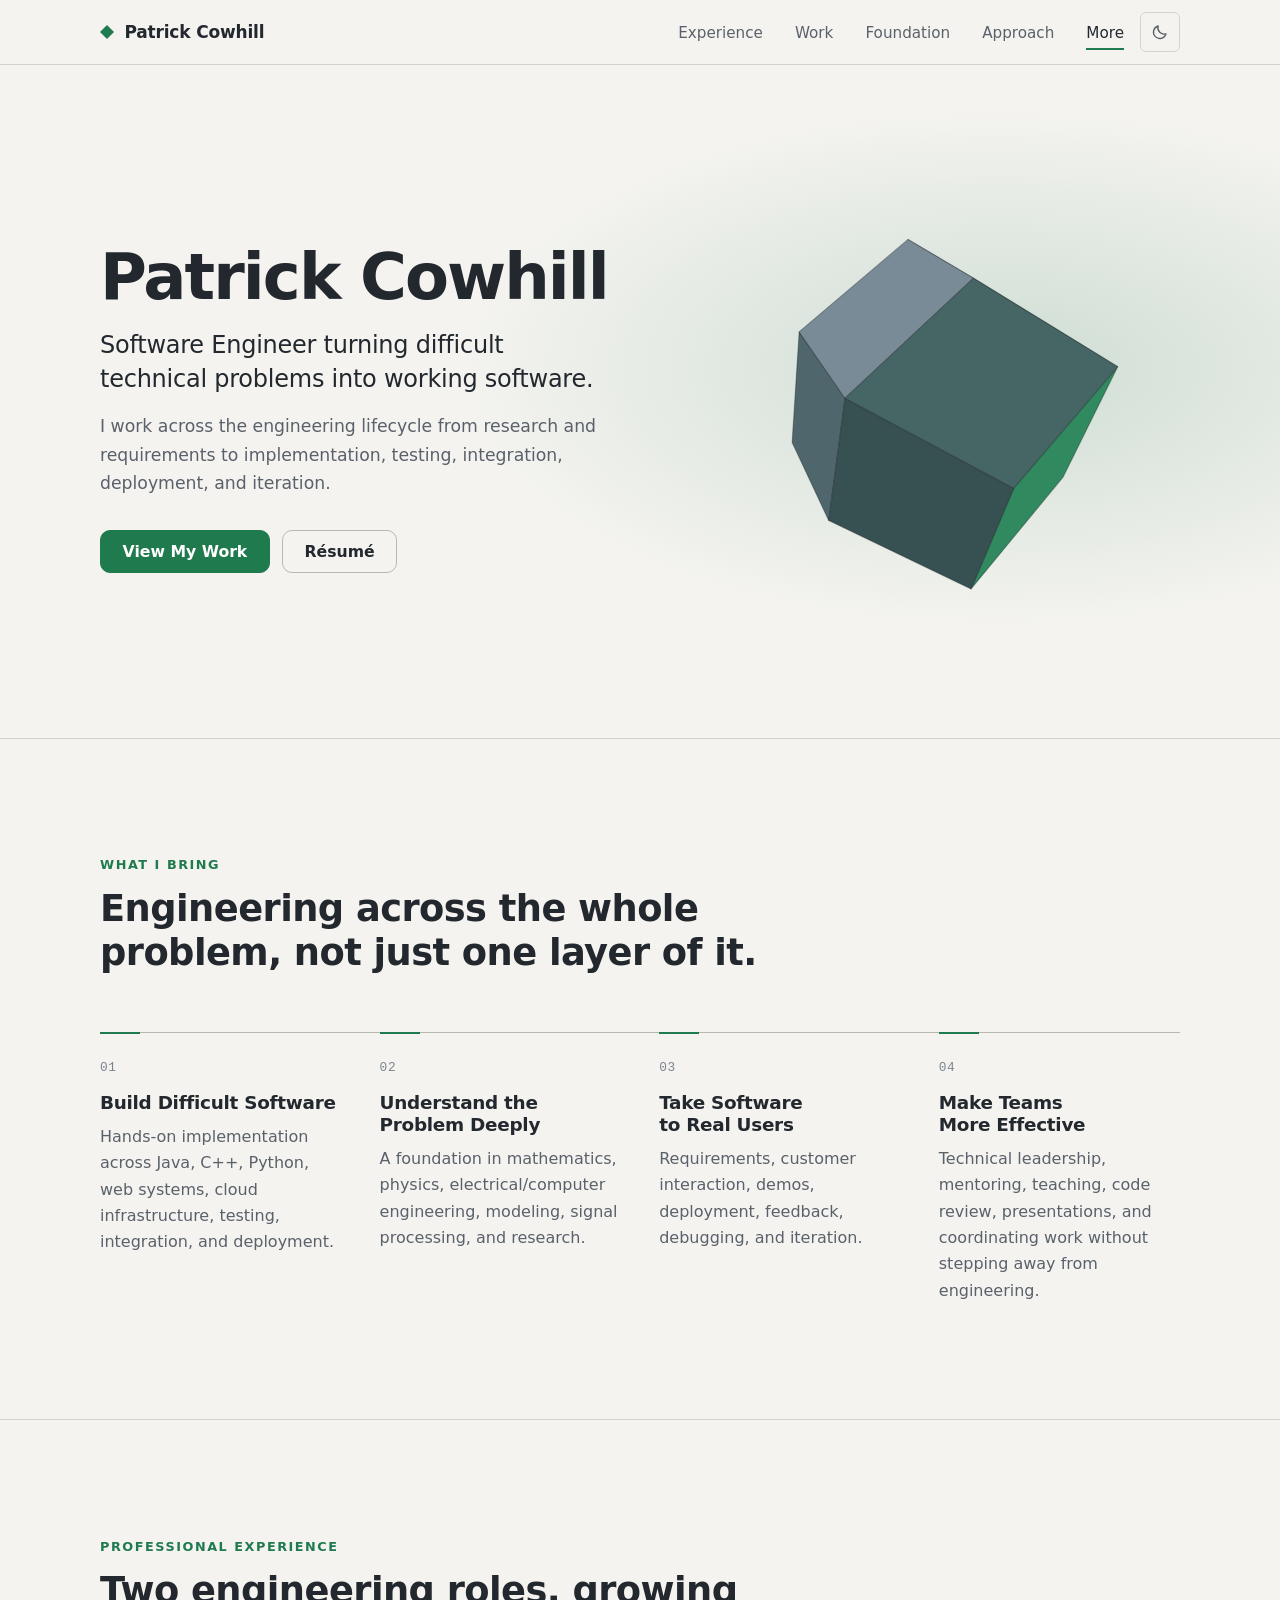
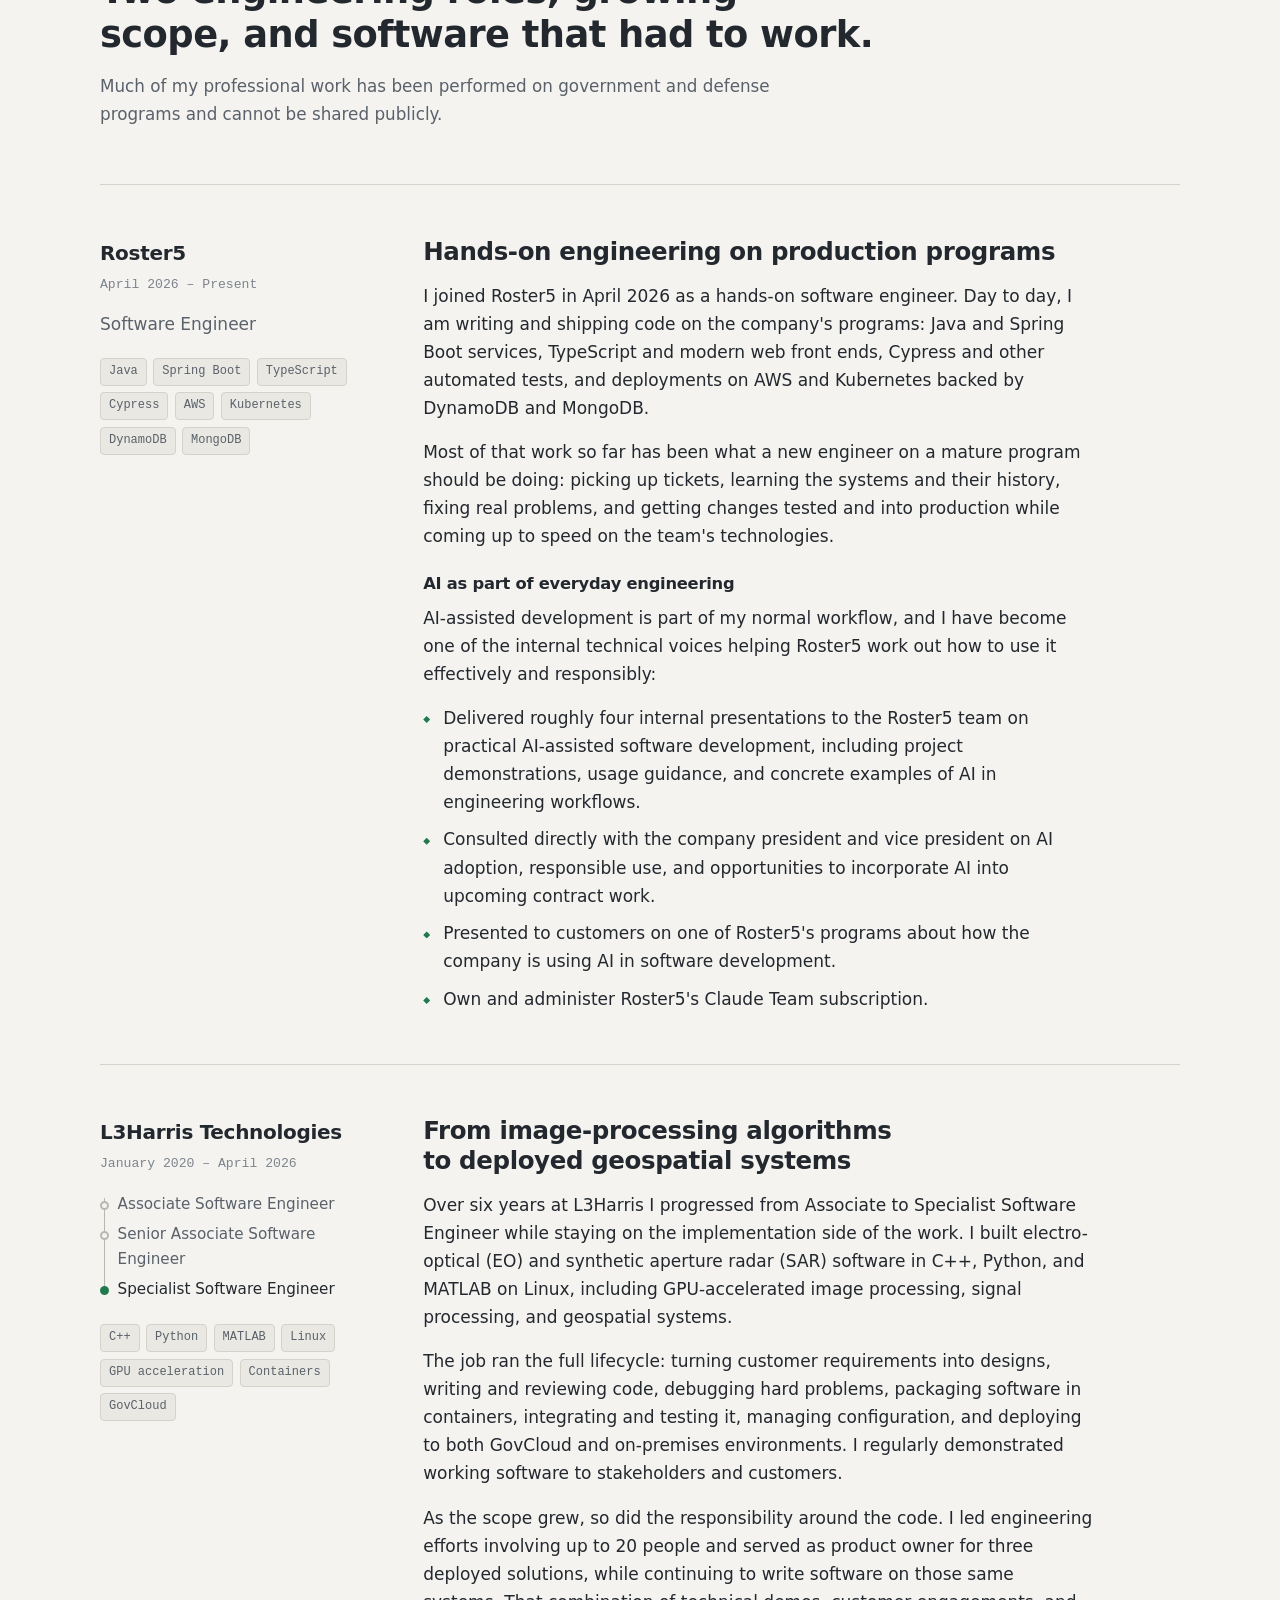
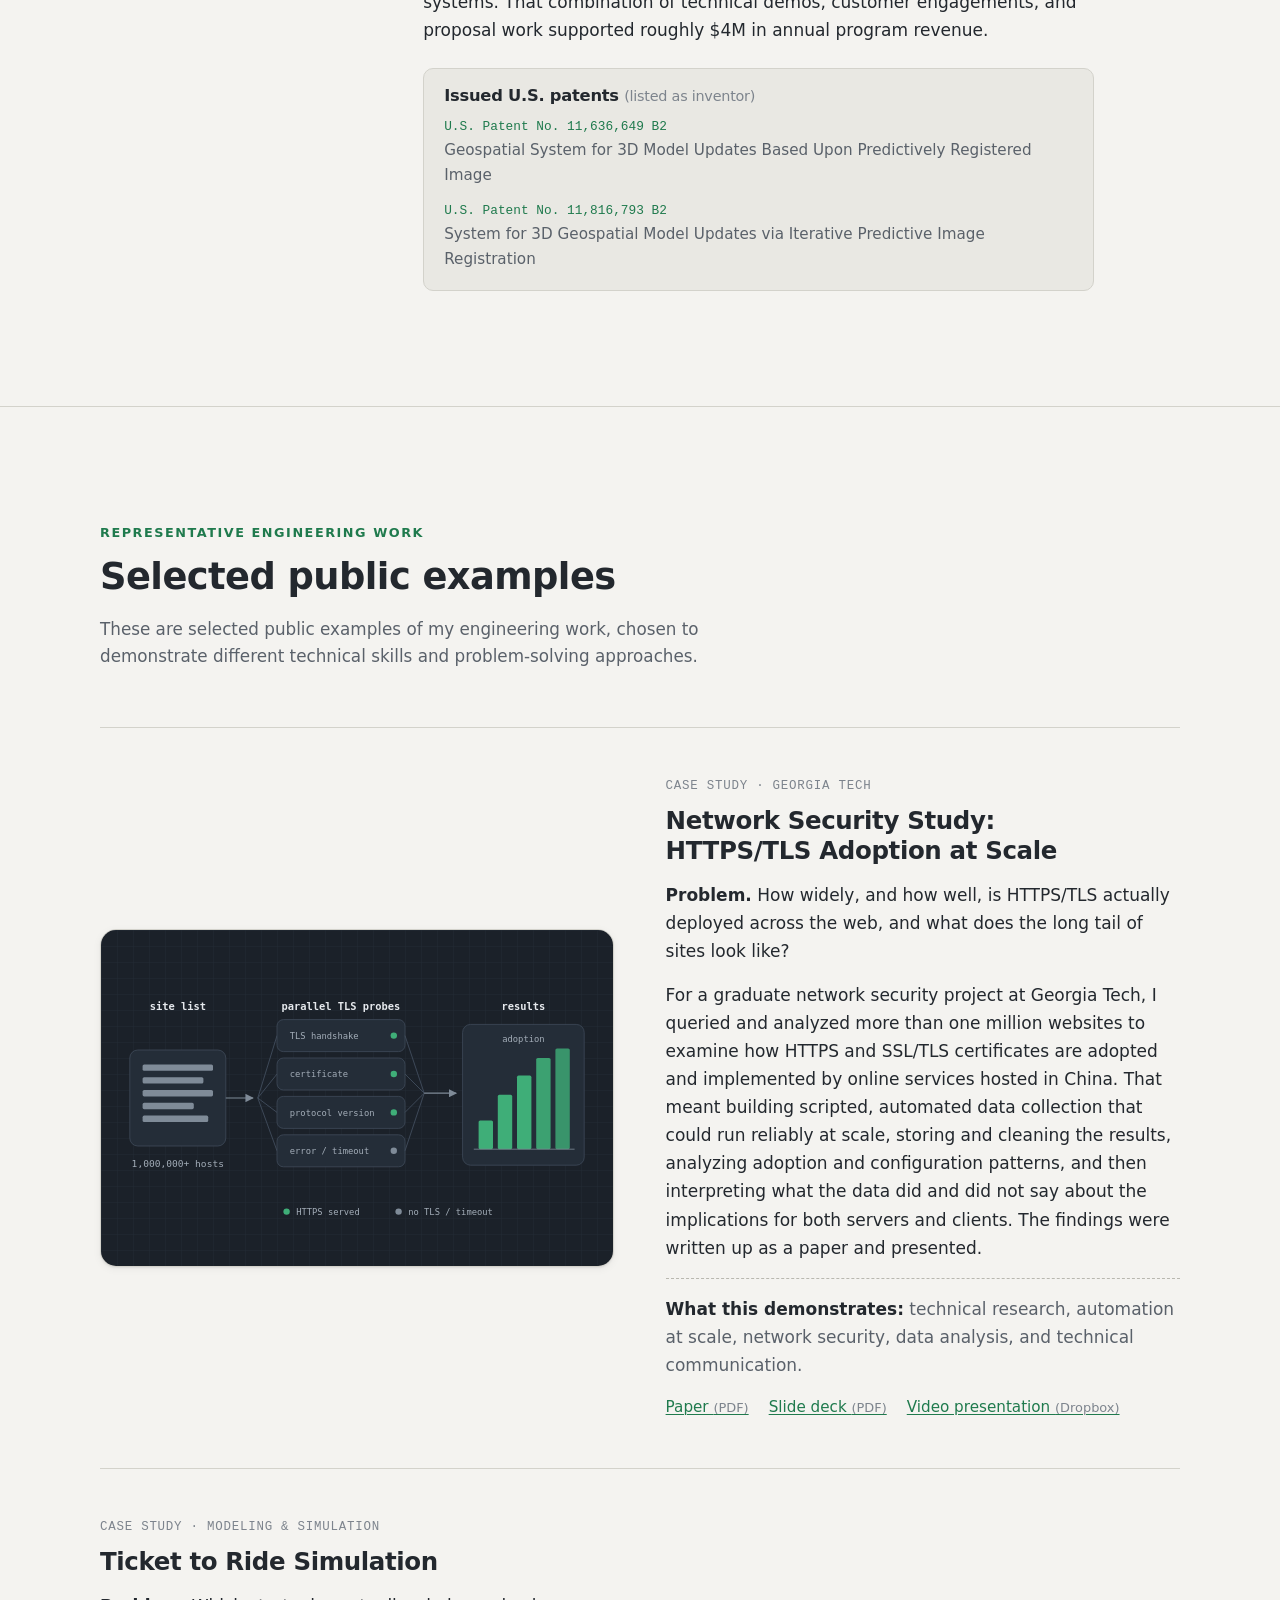
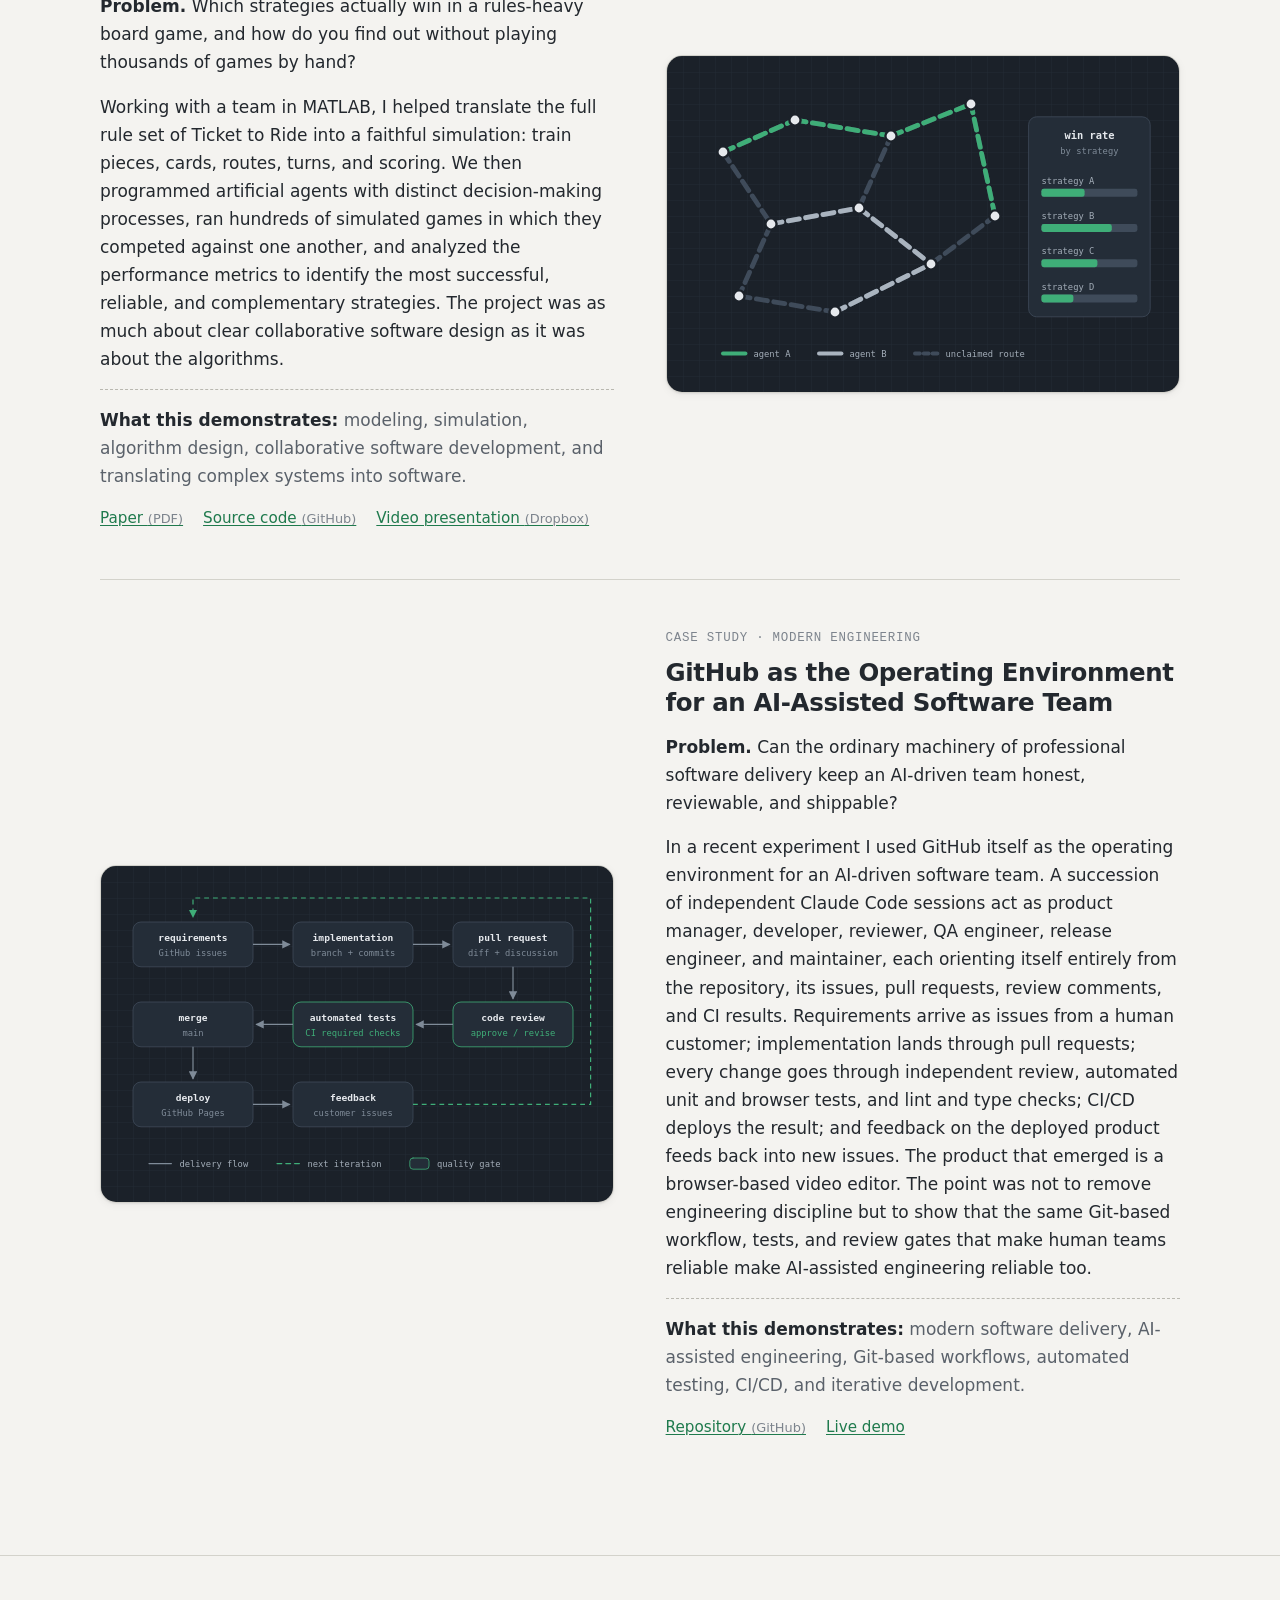
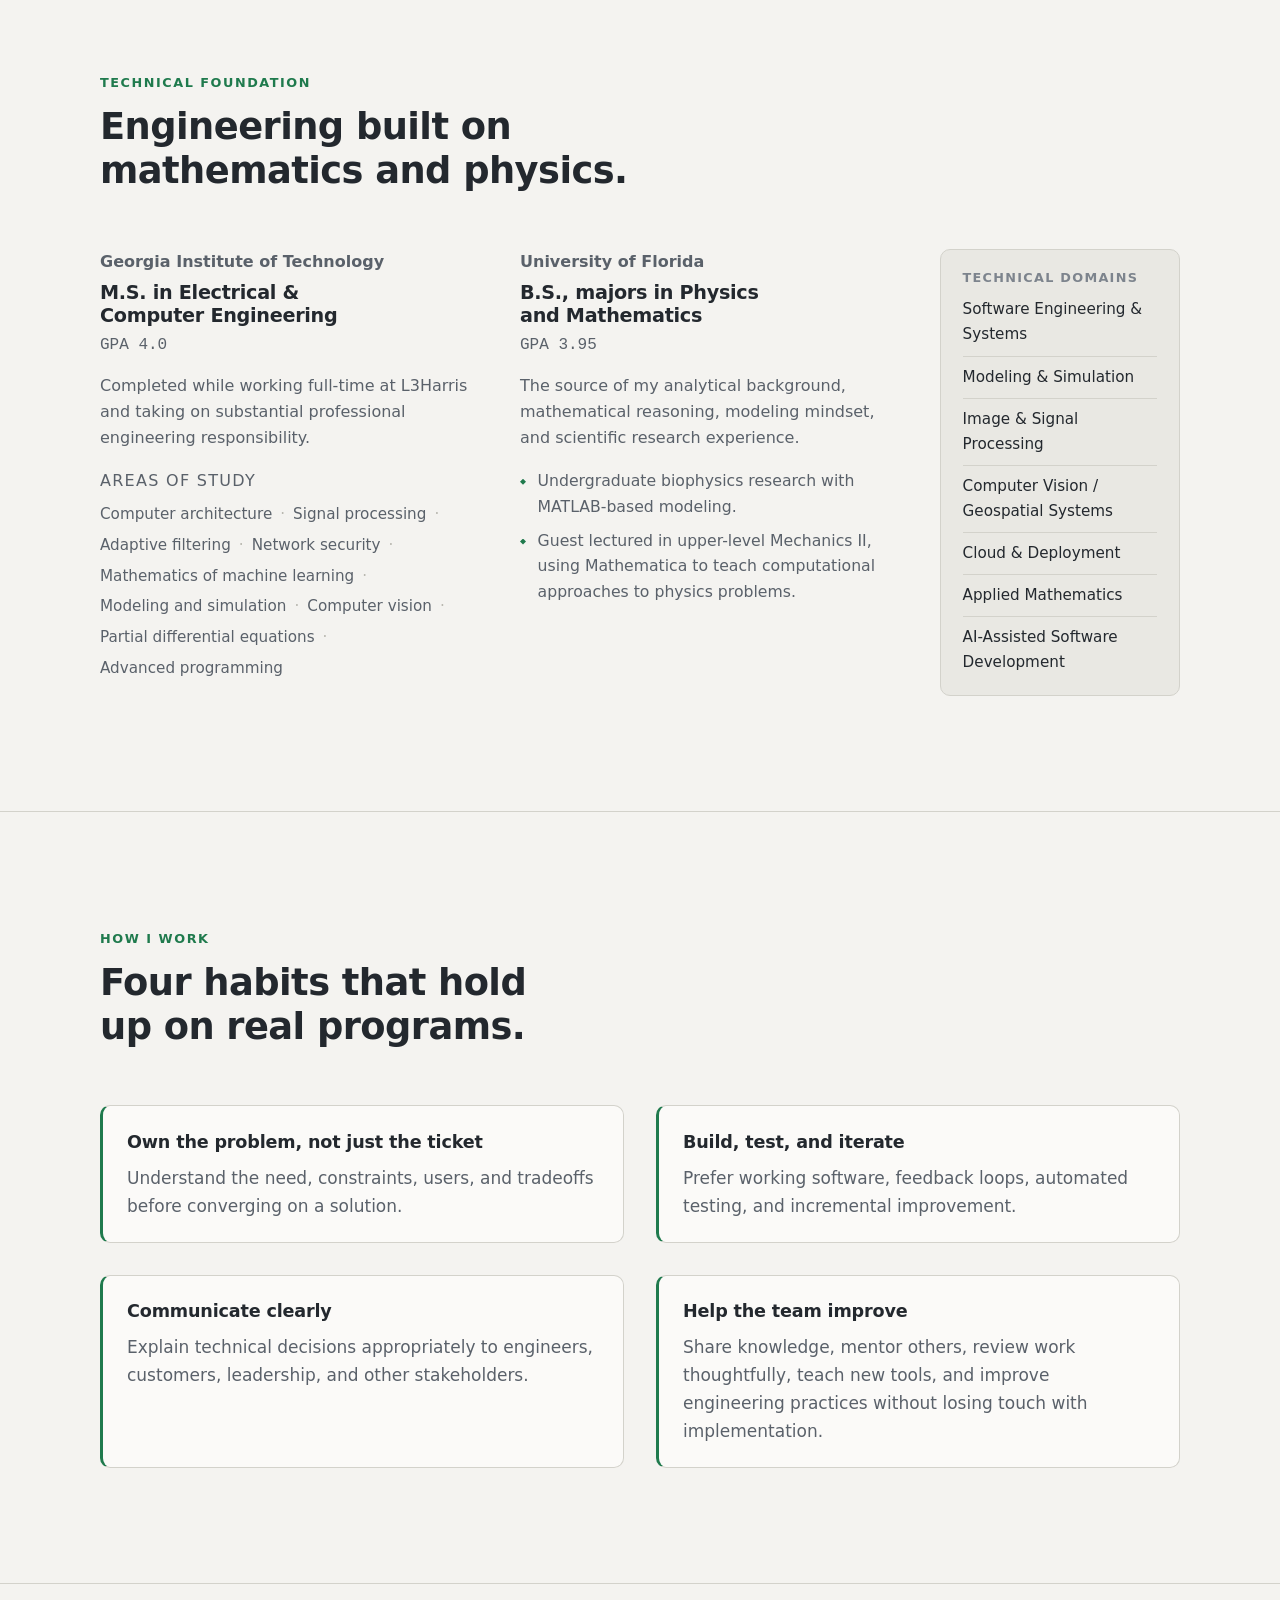
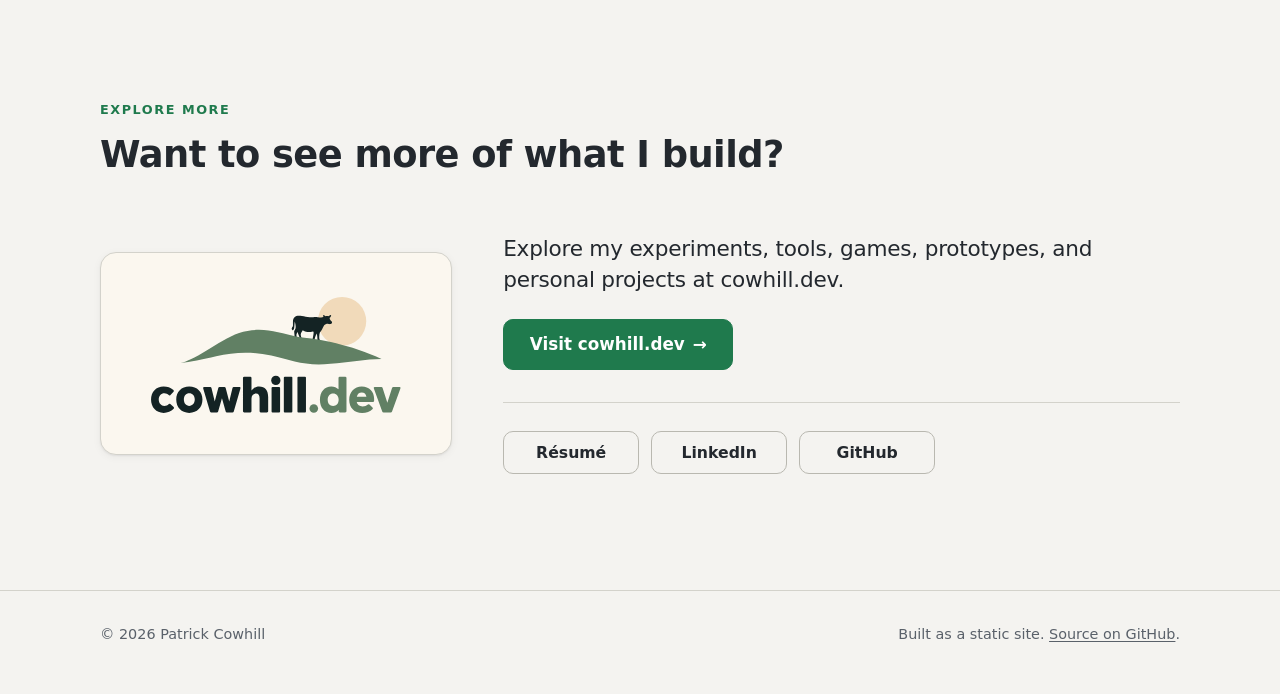
<file: site/index.html>
<!doctype html>
<html lang="en">
<head>
  <meta charset="utf-8">
  <meta name="viewport" content="width=device-width, initial-scale=1">
  <title>Patrick Cowhill — Software Engineer</title>
  <meta name="description" content="Patrick Cowhill is a software engineer who turns difficult technical problems into working software, working across research, implementation, testing, integration, and deployment.">
  <meta name="author" content="Patrick Cowhill">
  <meta name="color-scheme" content="light dark">
  <meta name="theme-color" content="#f4f3f0" media="(prefers-color-scheme: light)">
  <meta name="theme-color" content="#161b22" media="(prefers-color-scheme: dark)">

  <!-- Open Graph / social sharing -->
  <meta property="og:type" content="website">
  <meta property="og:title" content="Patrick Cowhill — Software Engineer">
  <meta property="og:description" content="Software engineer turning difficult technical problems into working software across the full engineering lifecycle.">
  <meta property="og:site_name" content="Patrick Cowhill">
  <meta property="og:image" content="assets/img/og-image.svg">
  <meta name="twitter:card" content="summary">
  <meta name="twitter:title" content="Patrick Cowhill — Software Engineer">
  <meta name="twitter:description" content="Software engineer turning difficult technical problems into working software across the full engineering lifecycle.">

  <link rel="icon" href="assets/img/favicon.svg" type="image/svg+xml">
  <link rel="stylesheet" href="assets/css/styles.css">

  <!-- Applies a saved theme before first paint to avoid a flash of the wrong theme. -->
  <script src="assets/js/theme.js"></script>
</head>
<body>
  <a class="skip-link" href="#main">Skip to main content</a>

  <header class="site-header">
    <div class="container site-header__inner">
      <a class="brand" href="#top" aria-label="Patrick Cowhill — home">
        <span class="brand__mark" aria-hidden="true"></span>
        <span class="brand__name">Patrick Cowhill</span>
      </a>

      <nav class="site-nav" aria-label="Primary">
        <button class="nav-toggle" type="button" aria-expanded="false" aria-controls="nav-menu">
          <span class="nav-toggle__bar" aria-hidden="true"></span>
          <span class="visually-hidden">Menu</span>
        </button>
        <ul class="nav-menu" id="nav-menu">
          <li><a href="#experience">Experience</a></li>
          <li><a href="#work">Work</a></li>
          <li><a href="#foundation">Foundation</a></li>
          <li><a href="#approach">Approach</a></li>
          <li><a href="#more">More</a></li>
        </ul>
      </nav>

      <button class="theme-toggle" type="button" data-theme-toggle aria-label="Switch to dark theme" title="Toggle color theme">
        <svg class="theme-toggle__icon theme-toggle__icon--sun" viewBox="0 0 24 24" width="18" height="18" aria-hidden="true" focusable="false">
          <circle cx="12" cy="12" r="4.2" fill="none" stroke="currentColor" stroke-width="1.8"/>
          <g stroke="currentColor" stroke-width="1.8" stroke-linecap="round">
            <path d="M12 2.5v2.5M12 19v2.5M2.5 12h2.5M19 12h2.5M5.3 5.3l1.8 1.8M16.9 16.9l1.8 1.8M5.3 18.7l1.8-1.8M16.9 7.1l1.8-1.8"/>
          </g>
        </svg>
        <svg class="theme-toggle__icon theme-toggle__icon--moon" viewBox="0 0 24 24" width="18" height="18" aria-hidden="true" focusable="false">
          <path d="M20 14.5A8.5 8.5 0 0 1 9.5 4a8.5 8.5 0 1 0 10.5 10.5Z" fill="none" stroke="currentColor" stroke-width="1.8" stroke-linejoin="round"/>
        </svg>
      </button>
    </div>
  </header>

  <main id="main">

    <!-- ============================================================
         1. HERO
         ============================================================ -->
    <section class="hero" id="top" aria-labelledby="hero-title">
      <div class="container hero__inner">
        <div class="hero__copy">
          <h1 class="hero__title" id="hero-title">Patrick Cowhill</h1>
          <p class="hero__lead">Software Engineer turning difficult technical problems into working software.</p>
          <p class="hero__sub">I work across the engineering lifecycle from research and requirements to implementation, testing, integration, deployment, and iteration.</p>
          <div class="hero__actions">
            <a class="button button--primary" href="#work">View My Work</a>
            <a class="button button--secondary" href="resume/">Résumé</a>
          </div>
        </div>

        <div class="hero__visual" aria-hidden="true">
          <canvas class="polyhedron" id="polyhedron" data-polyhedron></canvas>
          <noscript><img class="polyhedron-fallback" src="assets/img/rhombic-dodecahedron.svg" alt=""></noscript>
        </div>
      </div>
    </section>

    <!-- ============================================================
         2. WHAT I BRING
         ============================================================ -->
    <section class="section section--bring" id="bring" aria-labelledby="bring-title">
      <div class="container">
        <header class="section__header">
          <p class="eyebrow">What I Bring</p>
          <h2 class="section__title" id="bring-title">Engineering across the whole problem, not just one layer of it.</h2>
        </header>

        <div class="bring-grid">
          <article class="bring-item">
            <span class="bring-item__index" aria-hidden="true">01</span>
            <h3 class="bring-item__title">Build Difficult Software</h3>
            <p>Hands-on implementation across Java, C++, Python, web systems, cloud infrastructure, testing, integration, and deployment.</p>
          </article>
          <article class="bring-item">
            <span class="bring-item__index" aria-hidden="true">02</span>
            <h3 class="bring-item__title">Understand the Problem Deeply</h3>
            <p>A foundation in mathematics, physics, electrical/computer engineering, modeling, signal processing, and research.</p>
          </article>
          <article class="bring-item">
            <span class="bring-item__index" aria-hidden="true">03</span>
            <h3 class="bring-item__title">Take Software to Real Users</h3>
            <p>Requirements, customer interaction, demos, deployment, feedback, debugging, and iteration.</p>
          </article>
          <article class="bring-item">
            <span class="bring-item__index" aria-hidden="true">04</span>
            <h3 class="bring-item__title">Make Teams More Effective</h3>
            <p>Technical leadership, mentoring, teaching, code review, presentations, and coordinating work without stepping away from engineering.</p>
          </article>
        </div>
      </div>
    </section>

    <!-- ============================================================
         3. PROFESSIONAL EXPERIENCE
         ============================================================ -->
    <section class="section section--experience" id="experience" aria-labelledby="experience-title">
      <div class="container">
        <header class="section__header section__header--wide">
          <p class="eyebrow">Professional Experience</p>
          <h2 class="section__title" id="experience-title">Two engineering roles, growing scope, and software that had to work.</h2>
          <p class="section__note">Much of my professional work has been performed on government and defense programs and cannot be shared publicly.</p>
        </header>

        <!-- Roster5 -->
        <article class="story" id="roster5">
          <div class="story__aside">
            <p class="story__org">Roster5</p>
            <p class="story__dates">April 2026 – Present</p>
            <p class="story__role">Software Engineer</p>
            <ul class="story__stack" aria-label="Technologies in current use">
              <li>Java</li>
              <li>Spring Boot</li>
              <li>TypeScript</li>
              <li>Cypress</li>
              <li>AWS</li>
              <li>Kubernetes</li>
              <li>DynamoDB</li>
              <li>MongoDB</li>
            </ul>
          </div>

          <div class="story__body">
            <h3 class="story__title">Hands-on engineering on production programs</h3>
            <p>I joined Roster5 in April 2026 as a hands-on software engineer. Day to day, I am writing and shipping code on the company's programs: Java and Spring Boot services, TypeScript and modern web front ends, Cypress and other automated tests, and deployments on AWS and Kubernetes backed by DynamoDB and MongoDB.</p>
            <p>Most of that work so far has been what a new engineer on a mature program should be doing: picking up tickets, learning the systems and their history, fixing real problems, and getting changes tested and into production while coming up to speed on the team's technologies.</p>

            <h4 class="story__subtitle">AI as part of everyday engineering</h4>
            <p>AI-assisted development is part of my normal workflow, and I have become one of the internal technical voices helping Roster5 work out how to use it effectively and responsibly:</p>
            <ul class="story__list">
              <li>Delivered roughly four internal presentations to the Roster5 team on practical AI-assisted software development, including project demonstrations, usage guidance, and concrete examples of AI in engineering workflows.</li>
              <li>Consulted directly with the company president and vice president on AI adoption, responsible use, and opportunities to incorporate AI into upcoming contract work.</li>
              <li>Presented to customers on one of Roster5's programs about how the company is using AI in software development.</li>
              <li>Own and administer Roster5's Claude Team subscription.</li>
            </ul>
          </div>
        </article>

        <!-- L3Harris -->
        <article class="story" id="l3harris">
          <div class="story__aside">
            <p class="story__org">L3Harris Technologies</p>
            <p class="story__dates">January 2020 – April 2026</p>
            <ol class="story__progression" aria-label="Role progression">
              <li>Associate Software Engineer</li>
              <li>Senior Associate Software Engineer</li>
              <li>Specialist Software Engineer</li>
            </ol>
            <ul class="story__stack" aria-label="Primary technologies">
              <li>C++</li>
              <li>Python</li>
              <li>MATLAB</li>
              <li>Linux</li>
              <li>GPU acceleration</li>
              <li>Containers</li>
              <li>GovCloud</li>
            </ul>
          </div>

          <div class="story__body">
            <h3 class="story__title">From image-processing algorithms to deployed geospatial systems</h3>
            <p>Over six years at L3Harris I progressed from Associate to Specialist Software Engineer while staying on the implementation side of the work. I built electro-optical (EO) and synthetic aperture radar (SAR) software in C++, Python, and MATLAB on Linux, including GPU-accelerated image processing, signal processing, and geospatial systems.</p>
            <p>The job ran the full lifecycle: turning customer requirements into designs, writing and reviewing code, debugging hard problems, packaging software in containers, integrating and testing it, managing configuration, and deploying to both GovCloud and on-premises environments. I regularly demonstrated working software to stakeholders and customers.</p>
            <p>As the scope grew, so did the responsibility around the code. I led engineering efforts involving up to 20 people and served as product owner for three deployed solutions, while continuing to write software on those same systems. That combination of technical demos, customer engagements, and proposal work supported roughly $4M in annual program revenue.</p>

            <div class="patents">
              <h4 class="story__subtitle">Issued U.S. patents <span class="patents__note">(listed as inventor)</span></h4>
              <ul class="patents__list">
                <li>
                  <span class="patents__number">U.S. Patent No. 11,636,649 B2</span>
                  <span class="patents__title">Geospatial System for 3D Model Updates Based Upon Predictively Registered Image</span>
                </li>
                <li>
                  <span class="patents__number">U.S. Patent No. 11,816,793 B2</span>
                  <span class="patents__title">System for 3D Geospatial Model Updates via Iterative Predictive Image Registration</span>
                </li>
              </ul>
            </div>
          </div>
        </article>
      </div>
    </section>

    <!-- ============================================================
         4. REPRESENTATIVE ENGINEERING WORK
         ============================================================ -->
    <section class="section section--work" id="work" aria-labelledby="work-title">
      <div class="container">
        <header class="section__header section__header--wide">
          <p class="eyebrow">Representative Engineering Work</p>
          <h2 class="section__title" id="work-title">Selected public examples</h2>
          <p class="section__note">These are selected public examples of my engineering work, chosen to demonstrate different technical skills and problem-solving approaches.</p>
        </header>

        <!-- Case Study 1 -->
        <article class="case" id="case-tls">
          <div class="case__visual">
            <img src="assets/img/case-tls.svg" alt="Schematic of a scan pipeline: a queue of more than one million websites flows through parallel TLS probes into a results store and analysis stage." width="640" height="420" loading="lazy">
          </div>
          <div class="case__body">
            <p class="case__kicker">Case Study · Georgia Tech</p>
            <h3 class="case__title">Network Security Study: HTTPS/TLS Adoption at Scale</h3>
            <p class="case__problem"><strong>Problem.</strong> How widely, and how well, is HTTPS/TLS actually deployed across the web, and what does the long tail of sites look like?</p>
            <p>For a graduate network security project at Georgia Tech, I queried and analyzed more than one million websites to examine how HTTPS and SSL/TLS certificates are adopted and implemented by online services hosted in China. That meant building scripted, automated data collection that could run reliably at scale, storing and cleaning the results, analyzing adoption and configuration patterns, and then interpreting what the data did and did not say about the implications for both servers and clients. The findings were written up as a paper and presented.</p>
            <p class="case__demonstrates"><strong>What this demonstrates:</strong> technical research, automation at scale, network security, data analysis, and technical communication.</p>
            <ul class="case__links">
              <li><a href="assets/docs/network-security-paper.pdf">Paper <span class="case__link-meta">(PDF)</span></a></li>
              <li><a href="assets/docs/network-security-slides.pdf">Slide deck <span class="case__link-meta">(PDF)</span></a></li>
              <li><a href="https://www.dropbox.com/scl/fi/gh5kshxsn9vwmanr6prwe/Computer-Network-Security-Presentation.mp4?rlkey=svljikzi2llx85ibdmt9cbeao&amp;st=jjf09rpw&amp;raw=1">Video presentation <span class="case__link-meta">(Dropbox)</span></a></li>
            </ul>
          </div>
        </article>

        <!-- Case Study 2 -->
        <article class="case case--reverse" id="case-ttr">
          <div class="case__visual">
            <img src="assets/img/case-ttr.svg" alt="Abstract route map of cities connected by colored track segments, with several agents' claimed routes highlighted and a small results histogram." width="640" height="420" loading="lazy">
          </div>
          <div class="case__body">
            <p class="case__kicker">Case Study · Modeling &amp; Simulation</p>
            <h3 class="case__title">Ticket to Ride Simulation</h3>
            <p class="case__problem"><strong>Problem.</strong> Which strategies actually win in a rules-heavy board game, and how do you find out without playing thousands of games by hand?</p>
            <p>Working with a team in MATLAB, I helped translate the full rule set of Ticket to Ride into a faithful simulation: train pieces, cards, routes, turns, and scoring. We then programmed artificial agents with distinct decision-making processes, ran hundreds of simulated games in which they competed against one another, and analyzed the performance metrics to identify the most successful, reliable, and complementary strategies. The project was as much about clear collaborative software design as it was about the algorithms.</p>
            <p class="case__demonstrates"><strong>What this demonstrates:</strong> modeling, simulation, algorithm design, collaborative software development, and translating complex systems into software.</p>
            <ul class="case__links">
              <li><a href="assets/docs/ticket-to-ride-paper.pdf">Paper <span class="case__link-meta">(PDF)</span></a></li>
              <li><a href="https://github.com/pcowhill/TTRSimulation">Source code <span class="case__link-meta">(GitHub)</span></a></li>
              <li><a href="https://www.dropbox.com/scl/fi/n8hh3sfwfc5zvcqsjy7yb/Modeling-and-Simulation-Final-Presentation.mp4?rlkey=hqcyjsen9918lorakr3eckk8v&amp;st=6mmrt2ap&amp;raw=1">Video presentation <span class="case__link-meta">(Dropbox)</span></a></li>
            </ul>
          </div>
        </article>

        <!-- Case Study 3 -->
        <article class="case" id="case-ai-team">
          <div class="case__visual">
            <img src="assets/img/case-ai-team.svg" alt="Flow diagram of a GitHub-centered delivery loop: requirements to issues, implementation, pull request, independent review, automated tests and CI/CD, deployment, and feedback back into issues." width="640" height="420" loading="lazy">
          </div>
          <div class="case__body">
            <p class="case__kicker">Case Study · Modern Engineering</p>
            <h3 class="case__title">GitHub as the Operating Environment for an AI-Assisted Software Team</h3>
            <p class="case__problem"><strong>Problem.</strong> Can the ordinary machinery of professional software delivery keep an AI-driven team honest, reviewable, and shippable?</p>
            <p>In a recent experiment I used GitHub itself as the operating environment for an AI-driven software team. A succession of independent Claude Code sessions act as product manager, developer, reviewer, QA engineer, release engineer, and maintainer, each orienting itself entirely from the repository, its issues, pull requests, review comments, and CI results. Requirements arrive as issues from a human customer; implementation lands through pull requests; every change goes through independent review, automated unit and browser tests, and lint and type checks; CI/CD deploys the result; and feedback on the deployed product feeds back into new issues. The product that emerged is a browser-based video editor. The point was not to remove engineering discipline but to show that the same Git-based workflow, tests, and review gates that make human teams reliable make AI-assisted engineering reliable too.</p>
            <p class="case__demonstrates"><strong>What this demonstrates:</strong> modern software delivery, AI-assisted engineering, Git-based workflows, automated testing, CI/CD, and iterative development.</p>
            <ul class="case__links">
              <li><a href="https://github.com/pcowhill/claude-agile-team-demo">Repository <span class="case__link-meta">(GitHub)</span></a></li>
              <li><a href="https://pcowhill.github.io/claude-agile-team-demo/">Live demo</a></li>
            </ul>
          </div>
        </article>
      </div>
    </section>

    <!-- ============================================================
         5. TECHNICAL FOUNDATION / EDUCATION
         ============================================================ -->
    <section class="section section--foundation" id="foundation" aria-labelledby="foundation-title">
      <div class="container">
        <header class="section__header">
          <p class="eyebrow">Technical Foundation</p>
          <h2 class="section__title" id="foundation-title">Engineering built on mathematics and physics.</h2>
        </header>

        <div class="foundation-grid">
          <article class="edu">
            <p class="edu__school">Georgia Institute of Technology</p>
            <h3 class="edu__degree">M.S. in Electrical &amp; Computer Engineering</h3>
            <p class="edu__meta">GPA 4.0</p>
            <p>Completed while working full-time at L3Harris and taking on substantial professional engineering responsibility.</p>
            <p class="edu__areas-label">Areas of study</p>
            <ul class="edu__areas">
              <li>Computer architecture</li>
              <li>Signal processing</li>
              <li>Adaptive filtering</li>
              <li>Network security</li>
              <li>Mathematics of machine learning</li>
              <li>Modeling and simulation</li>
              <li>Computer vision</li>
              <li>Partial differential equations</li>
              <li>Advanced programming</li>
            </ul>
          </article>

          <article class="edu">
            <p class="edu__school">University of Florida</p>
            <h3 class="edu__degree">B.S., majors in Physics and Mathematics</h3>
            <p class="edu__meta">GPA 3.95</p>
            <p>The source of my analytical background, mathematical reasoning, modeling mindset, and scientific research experience.</p>
            <ul class="edu__notes">
              <li>Undergraduate biophysics research with MATLAB-based modeling.</li>
              <li>Guest lectured in upper-level Mechanics II, using Mathematica to teach computational approaches to physics problems.</li>
            </ul>
          </article>

          <aside class="domains" aria-labelledby="domains-title">
            <h3 class="domains__title" id="domains-title">Technical Domains</h3>
            <ul class="domains__list">
              <li>Software Engineering &amp; Systems</li>
              <li>Modeling &amp; Simulation</li>
              <li>Image &amp; Signal Processing</li>
              <li>Computer Vision / Geospatial Systems</li>
              <li>Cloud &amp; Deployment</li>
              <li>Applied Mathematics</li>
              <li>AI-Assisted Software Development</li>
            </ul>
          </aside>
        </div>
      </div>
    </section>

    <!-- ============================================================
         6. HOW I WORK
         ============================================================ -->
    <section class="section section--approach" id="approach" aria-labelledby="approach-title">
      <div class="container">
        <header class="section__header">
          <p class="eyebrow">How I Work</p>
          <h2 class="section__title" id="approach-title">Four habits that hold up on real programs.</h2>
        </header>

        <dl class="principles">
          <div class="principle">
            <dt>Own the problem, not just the ticket</dt>
            <dd>Understand the need, constraints, users, and tradeoffs before converging on a solution.</dd>
          </div>
          <div class="principle">
            <dt>Build, test, and iterate</dt>
            <dd>Prefer working software, feedback loops, automated testing, and incremental improvement.</dd>
          </div>
          <div class="principle">
            <dt>Communicate clearly</dt>
            <dd>Explain technical decisions appropriately to engineers, customers, leadership, and other stakeholders.</dd>
          </div>
          <div class="principle">
            <dt>Help the team improve</dt>
            <dd>Share knowledge, mentor others, review work thoughtfully, teach new tools, and improve engineering practices without losing touch with implementation.</dd>
          </div>
        </dl>
      </div>
    </section>

    <!-- ============================================================
         7. EXPLORE MORE
         ============================================================ -->
    <section class="section section--more" id="more" aria-labelledby="more-title">
      <div class="container">
        <header class="section__header">
          <p class="eyebrow">Explore More</p>
          <h2 class="section__title" id="more-title">Want to see more of what I build?</h2>
        </header>

        <div class="more">
          <div class="more__logo">
            <img src="assets/img/cowhill-logo-stacked.svg" alt="cowhill.dev logo" width="420" height="200">
          </div>

          <div class="more__body">
            <p class="more__lead">Explore my experiments, tools, games, prototypes, and personal projects at cowhill.dev.</p>
            <a class="button button--primary button--large" href="https://cowhill.dev" rel="me">Visit cowhill.dev<span class="button__arrow" aria-hidden="true">→</span></a>

            <ul class="more__links" aria-label="Professional links">
              <li><a class="button button--secondary" href="resume/">Résumé</a></li>
              <li><a class="button button--secondary" href="https://www.linkedin.com/in/PatrickCowhill" rel="me">LinkedIn</a></li>
              <li><a class="button button--secondary" href="https://github.com/pcowhill" rel="me">GitHub</a></li>
            </ul>
          </div>
        </div>
      </div>
    </section>
  </main>

  <footer class="site-footer">
    <div class="container site-footer__inner">
      <p>© <span data-year>2026</span> Patrick Cowhill</p>
      <p class="site-footer__meta">Built as a static site. <a href="https://github.com/pcowhill/patrick-portfolio">Source on GitHub</a>.</p>
    </div>
  </footer>

  <script src="assets/js/polyhedron.js" defer></script>
  <script src="assets/js/main.js" defer></script>
</body>
</html>
</file>
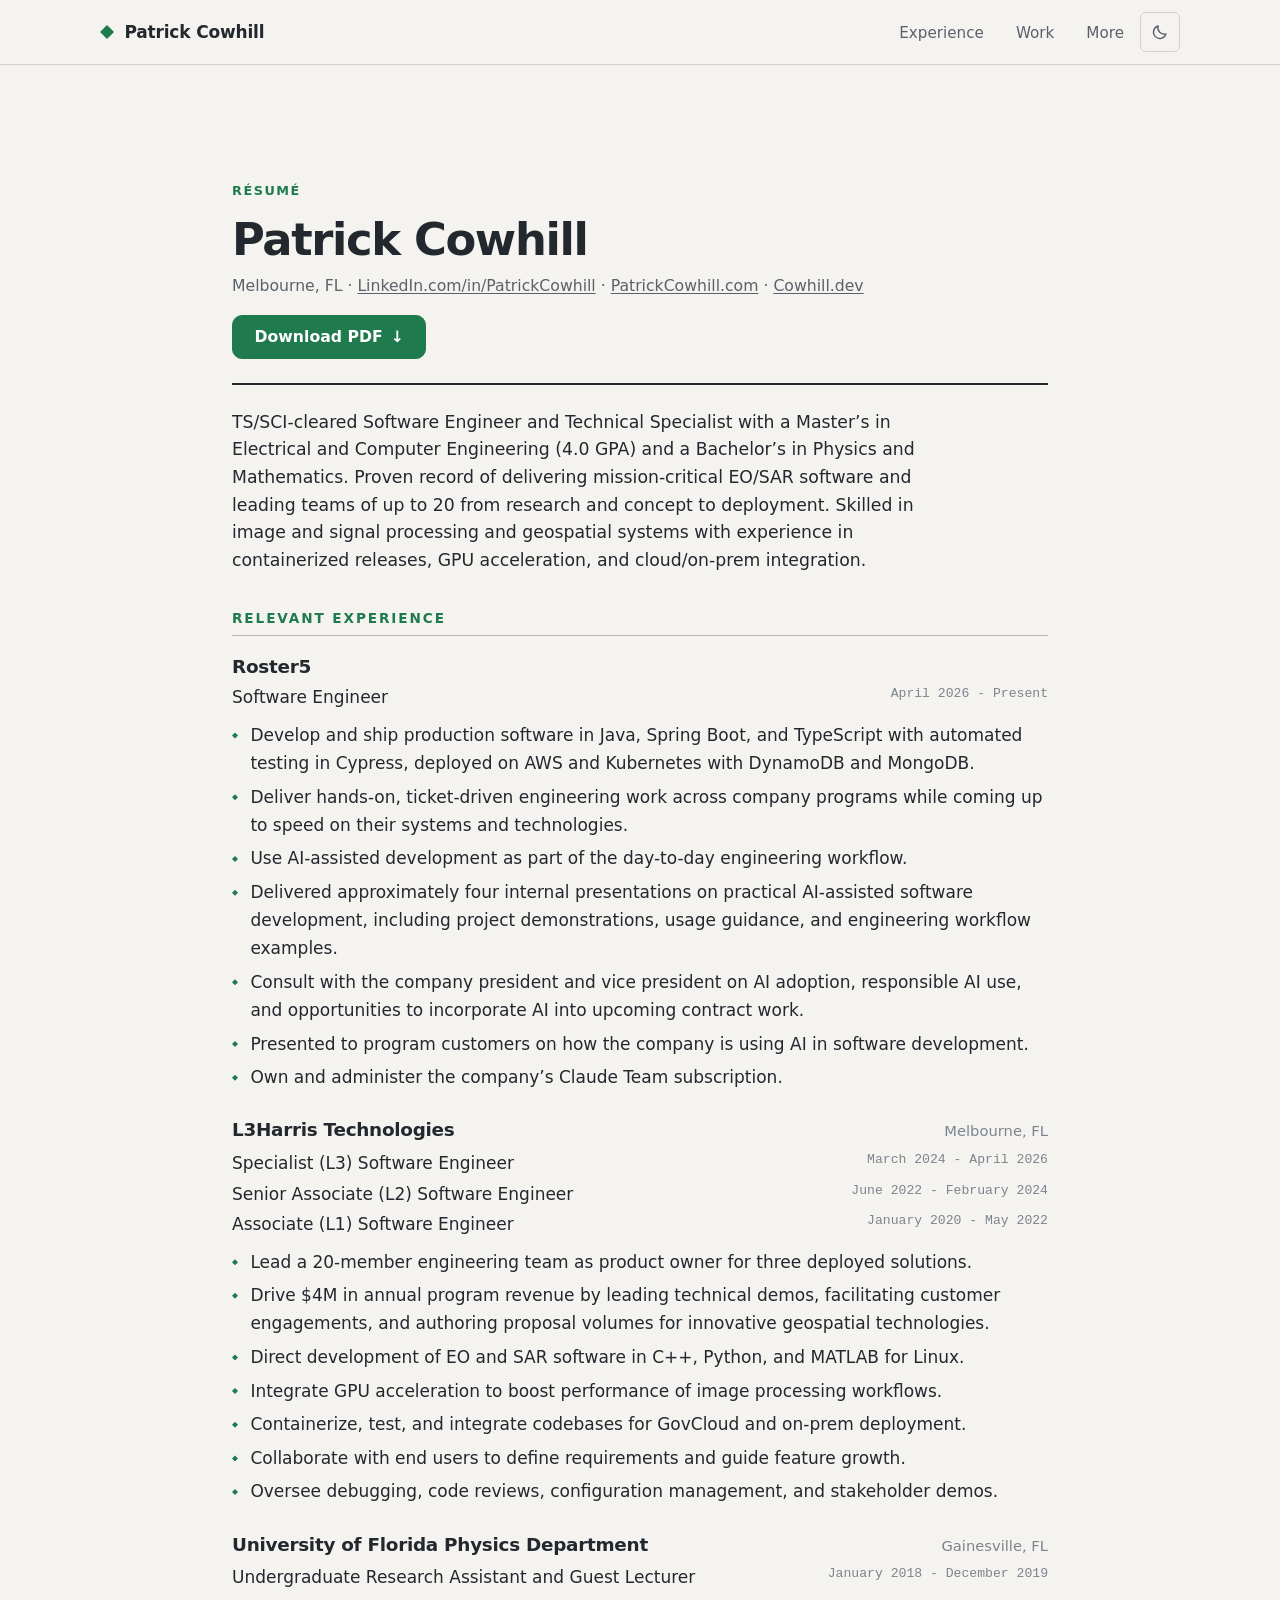
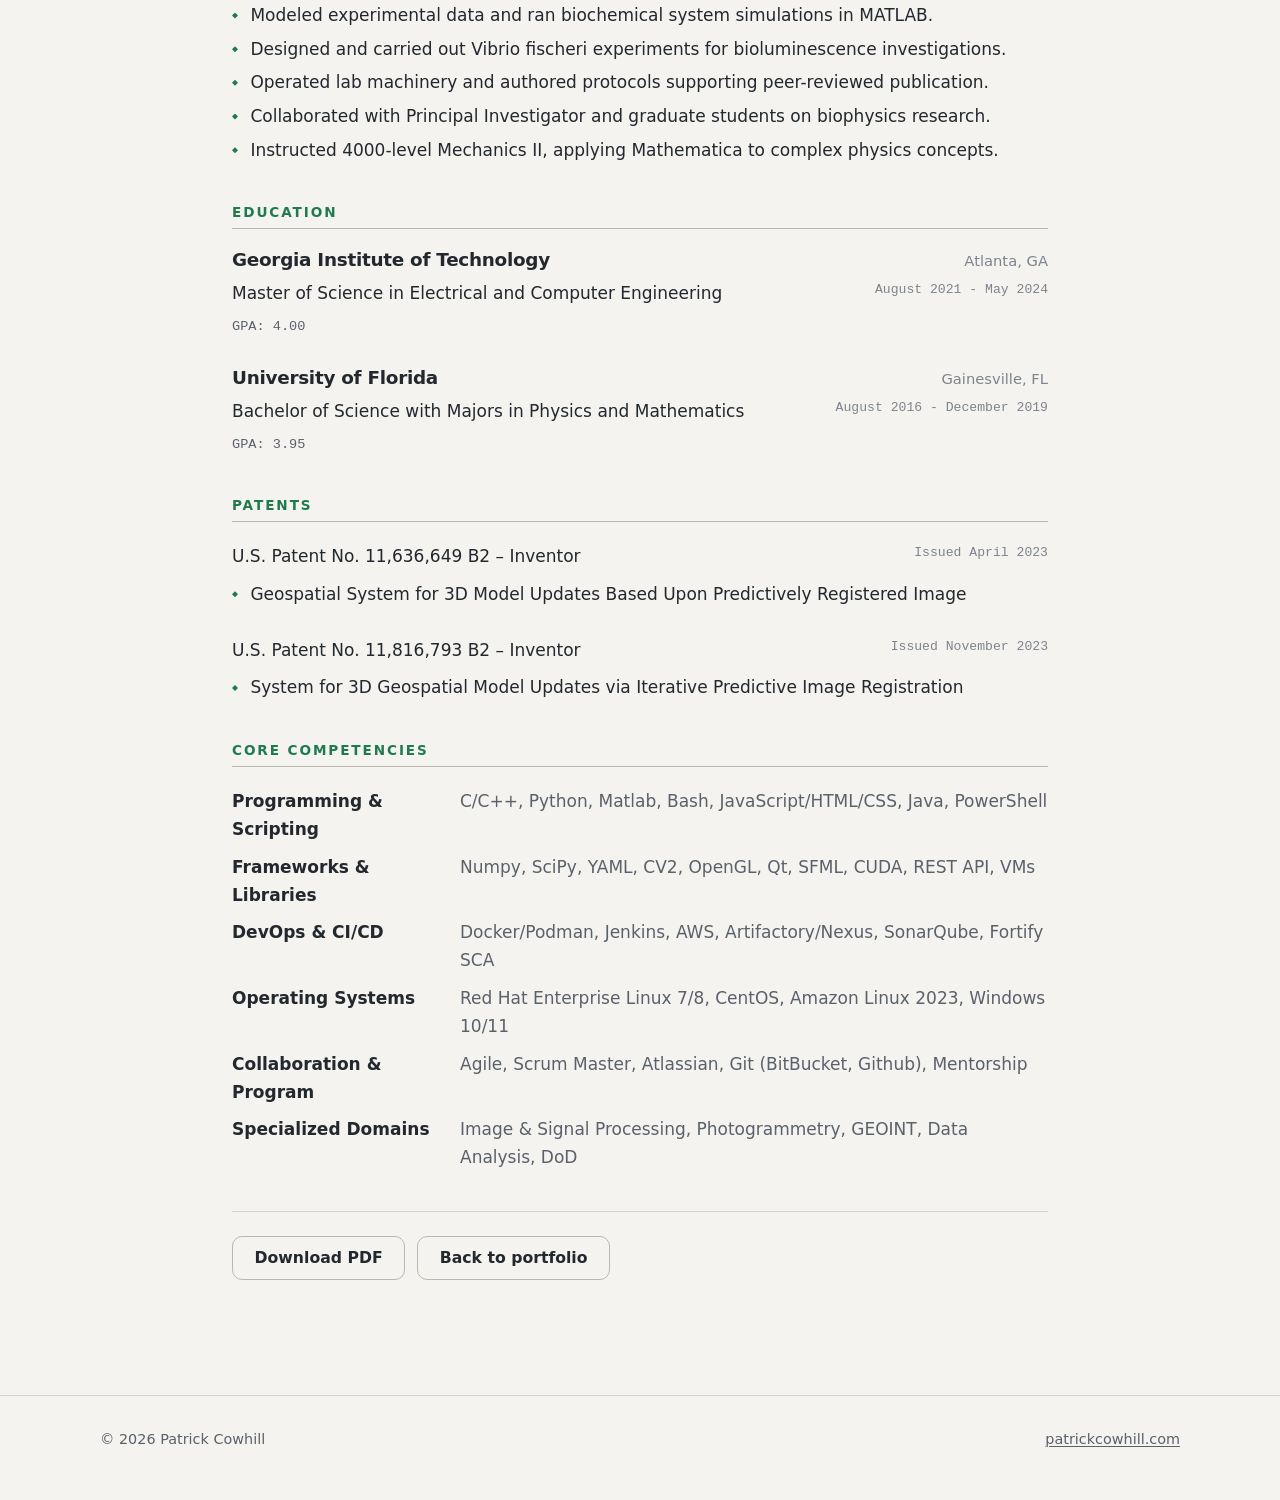
<file: site/resume/index.html>
<!doctype html>
<html lang="en">
<head>
  <meta charset="utf-8">
  <meta name="viewport" content="width=device-width, initial-scale=1">
  <title>Résumé — Patrick Cowhill</title>
  <meta name="description" content="Résumé for Patrick Cowhill, software engineer: experience at Roster5 and L3Harris Technologies, education at Georgia Tech and the University of Florida, patents, and core competencies.">
  <meta name="color-scheme" content="light dark">
  <meta property="og:type" content="website">
  <meta property="og:title" content="Résumé — Patrick Cowhill">
  <meta property="og:description" content="Software engineer with a Master's in Electrical and Computer Engineering and a background in physics and mathematics.">
  <link rel="icon" href="../assets/img/favicon.svg" type="image/svg+xml">
  <link rel="stylesheet" href="../assets/css/styles.css">
  <script src="../assets/js/theme.js"></script>
</head>
<body>
  <a class="skip-link" href="#main">Skip to main content</a>
  <header class="site-header">
    <div class="container site-header__inner">
      <a class="brand" href="../" aria-label="Patrick Cowhill — home">
        <span class="brand__mark" aria-hidden="true"></span>
        <span class="brand__name">Patrick Cowhill</span>
      </a>
      <nav class="site-nav" aria-label="Primary">
        <ul class="nav-menu">
          <li><a href="../#experience">Experience</a></li>
          <li><a href="../#work">Work</a></li>
          <li><a href="../#more">More</a></li>
        </ul>
      </nav>
      <button class="theme-toggle" type="button" data-theme-toggle aria-label="Switch to dark theme" title="Toggle color theme">
        <svg class="theme-toggle__icon theme-toggle__icon--sun" viewBox="0 0 24 24" width="18" height="18" aria-hidden="true" focusable="false">
          <circle cx="12" cy="12" r="4.2" fill="none" stroke="currentColor" stroke-width="1.8"/>
          <g stroke="currentColor" stroke-width="1.8" stroke-linecap="round">
            <path d="M12 2.5v2.5M12 19v2.5M2.5 12h2.5M19 12h2.5M5.3 5.3l1.8 1.8M16.9 16.9l1.8 1.8M5.3 18.7l1.8-1.8M16.9 7.1l1.8-1.8"/>
          </g>
        </svg>
        <svg class="theme-toggle__icon theme-toggle__icon--moon" viewBox="0 0 24 24" width="18" height="18" aria-hidden="true" focusable="false">
          <path d="M20 14.5A8.5 8.5 0 0 1 9.5 4a8.5 8.5 0 1 0 10.5 10.5Z" fill="none" stroke="currentColor" stroke-width="1.8" stroke-linejoin="round"/>
        </svg>
      </button>
    </div>
  </header>

  <main id="main">
    <article class="section resume" aria-labelledby="resume-title">
      <div class="container resume__container">

        <header class="resume__header">
          <div>
            <p class="eyebrow">Résumé</p>
            <h1 class="resume__name" id="resume-title">Patrick Cowhill</h1>
            <p class="resume__contact">Melbourne, FL · <a href="https://www.linkedin.com/in/PatrickCowhill">LinkedIn.com/in/PatrickCowhill</a> · <a href="../">PatrickCowhill.com</a> · <a href="https://cowhill.dev">Cowhill.dev</a></p>
          </div>
          <a class="button button--primary" href="../assets/docs/Patrick-Cowhill-Resume.pdf" download="Patrick-Cowhill-Resume.pdf">Download PDF<span class="button__arrow" aria-hidden="true">↓</span></a>
        </header>

        <p class="resume__summary">TS/SCI-cleared Software Engineer and Technical Specialist with a Master’s in Electrical and Computer Engineering (4.0 GPA) and a Bachelor’s in Physics and Mathematics. Proven record of delivering mission-critical EO/SAR software and leading teams of up to 20 from research and concept to deployment. Skilled in image and signal processing and geospatial systems with experience in containerized releases, GPU acceleration, and cloud/on-prem integration.</p>

        <!-- ================= RELEVANT EXPERIENCE ================= -->
        <section class="resume__section" aria-labelledby="resume-experience">
          <h2 class="resume__heading" id="resume-experience">Relevant Experience</h2>

          <!-- Roster5: added after the attached PDF was written; the PDF does not include it. -->
          <div class="resume__entry">
            <div class="resume__entry-head">
              <h3 class="resume__org">Roster5</h3>
            </div>
            <div class="resume__roles">
              <div class="resume__role"><span>Software Engineer</span><span class="resume__dates">April 2026 - Present</span></div>
            </div>
            <ul class="resume__bullets">
              <li>Develop and ship production software in Java, Spring Boot, and TypeScript with automated testing in Cypress, deployed on AWS and Kubernetes with DynamoDB and MongoDB.</li>
              <li>Deliver hands-on, ticket-driven engineering work across company programs while coming up to speed on their systems and technologies.</li>
              <li>Use AI-assisted development as part of the day-to-day engineering workflow.</li>
              <li>Delivered approximately four internal presentations on practical AI-assisted software development, including project demonstrations, usage guidance, and engineering workflow examples.</li>
              <li>Consult with the company president and vice president on AI adoption, responsible AI use, and opportunities to incorporate AI into upcoming contract work.</li>
              <li>Presented to program customers on how the company is using AI in software development.</li>
              <li>Own and administer the company’s Claude Team subscription.</li>
            </ul>
          </div>

          <div class="resume__entry">
            <div class="resume__entry-head">
              <h3 class="resume__org">L3Harris Technologies</h3>
              <span class="resume__place">Melbourne, FL</span>
            </div>
            <div class="resume__roles">
              <div class="resume__role"><span>Specialist (L3) Software Engineer</span><span class="resume__dates">March 2024 - April 2026</span></div>
              <div class="resume__role"><span>Senior Associate (L2) Software Engineer</span><span class="resume__dates">June 2022 - February 2024</span></div>
              <div class="resume__role"><span>Associate (L1) Software Engineer</span><span class="resume__dates">January 2020 - May 2022</span></div>
            </div>
            <ul class="resume__bullets">
              <li>Lead a 20-member engineering team as product owner for three deployed solutions.</li>
              <li>Drive $4M in annual program revenue by leading technical demos, facilitating customer engagements, and authoring proposal volumes for innovative geospatial technologies.</li>
              <li>Direct development of EO and SAR software in C++, Python, and MATLAB for Linux.</li>
              <li>Integrate GPU acceleration to boost performance of image processing workflows.</li>
              <li>Containerize, test, and integrate codebases for GovCloud and on-prem deployment.</li>
              <li>Collaborate with end users to define requirements and guide feature growth.</li>
              <li>Oversee debugging, code reviews, configuration management, and stakeholder demos.</li>
            </ul>
          </div>

          <div class="resume__entry">
            <div class="resume__entry-head">
              <h3 class="resume__org">University of Florida Physics Department</h3>
              <span class="resume__place">Gainesville, FL</span>
            </div>
            <div class="resume__roles">
              <div class="resume__role"><span>Undergraduate Research Assistant and Guest Lecturer</span><span class="resume__dates">January 2018 - December 2019</span></div>
            </div>
            <ul class="resume__bullets">
              <li>Modeled experimental data and ran biochemical system simulations in MATLAB.</li>
              <li>Designed and carried out Vibrio fischeri experiments for bioluminescence investigations.</li>
              <li>Operated lab machinery and authored protocols supporting peer-reviewed publication.</li>
              <li>Collaborated with Principal Investigator and graduate students on biophysics research.</li>
              <li>Instructed 4000-level Mechanics II, applying Mathematica to complex physics concepts.</li>
            </ul>
          </div>
        </section>

        <!-- ================= EDUCATION ================= -->
        <section class="resume__section" aria-labelledby="resume-education">
          <h2 class="resume__heading" id="resume-education">Education</h2>

          <div class="resume__entry">
            <div class="resume__entry-head">
              <h3 class="resume__org">Georgia Institute of Technology</h3>
              <span class="resume__place">Atlanta, GA</span>
            </div>
            <div class="resume__roles">
              <div class="resume__role"><span>Master of Science in Electrical and Computer Engineering</span><span class="resume__dates">August 2021 - May 2024</span></div>
            </div>
            <p class="resume__gpa">GPA: 4.00</p>
          </div>

          <div class="resume__entry">
            <div class="resume__entry-head">
              <h3 class="resume__org">University of Florida</h3>
              <span class="resume__place">Gainesville, FL</span>
            </div>
            <div class="resume__roles">
              <div class="resume__role"><span>Bachelor of Science with Majors in Physics and Mathematics</span><span class="resume__dates">August 2016 - December 2019</span></div>
            </div>
            <p class="resume__gpa">GPA: 3.95</p>
          </div>
        </section>

        <!-- ================= PATENTS ================= -->
        <section class="resume__section" aria-labelledby="resume-patents">
          <h2 class="resume__heading" id="resume-patents">Patents</h2>

          <div class="resume__entry">
            <div class="resume__roles">
              <div class="resume__role"><span>U.S. Patent No. 11,636,649 B2 – Inventor</span><span class="resume__dates">Issued April 2023</span></div>
            </div>
            <ul class="resume__bullets">
              <li>Geospatial System for 3D Model Updates Based Upon Predictively Registered Image</li>
            </ul>
          </div>

          <div class="resume__entry">
            <div class="resume__roles">
              <div class="resume__role"><span>U.S. Patent No. 11,816,793 B2 – Inventor</span><span class="resume__dates">Issued November 2023</span></div>
            </div>
            <ul class="resume__bullets">
              <li>System for 3D Geospatial Model Updates via Iterative Predictive Image Registration</li>
            </ul>
          </div>
        </section>

        <!-- ================= CORE COMPETENCIES ================= -->
        <section class="resume__section" aria-labelledby="resume-competencies">
          <h2 class="resume__heading" id="resume-competencies">Core Competencies</h2>
          <dl class="resume__competencies">
            <div><dt>Programming &amp; Scripting</dt><dd>C/C++, Python, Matlab, Bash, JavaScript/HTML/CSS, Java, PowerShell</dd></div>
            <div><dt>Frameworks &amp; Libraries</dt><dd>Numpy, SciPy, YAML, CV2, OpenGL, Qt, SFML, CUDA, REST API, VMs</dd></div>
            <div><dt>DevOps &amp; CI/CD</dt><dd>Docker/Podman, Jenkins, AWS, Artifactory/Nexus, SonarQube, Fortify SCA</dd></div>
            <div><dt>Operating Systems</dt><dd>Red Hat Enterprise Linux 7/8, CentOS, Amazon Linux 2023, Windows 10/11</dd></div>
            <div><dt>Collaboration &amp; Program</dt><dd>Agile, Scrum Master, Atlassian, Git (BitBucket, Github), Mentorship</dd></div>
            <div><dt>Specialized Domains</dt><dd>Image &amp; Signal Processing, Photogrammetry, GEOINT, Data Analysis, DoD</dd></div>
          </dl>
        </section>

        <footer class="resume__footer">
          <a class="button button--secondary" href="../assets/docs/Patrick-Cowhill-Resume.pdf" download="Patrick-Cowhill-Resume.pdf">Download PDF</a>
          <a class="button button--secondary" href="../">Back to portfolio</a>
        </footer>
      </div>
    </article>
  </main>

  <footer class="site-footer">
    <div class="container site-footer__inner">
      <p>© <span data-year>2026</span> Patrick Cowhill</p>
      <p class="site-footer__meta"><a href="../">patrickcowhill.com</a></p>
    </div>
  </footer>

  <script src="../assets/js/main.js" defer></script>
</body>
</html>
</file>
<file: site/assets/css/styles.css>
/* ==========================================================================
   patrickcowhill.com — styles
   Structure:
     1. Design tokens (light + dark)
     2. Base / reset
     3. Layout primitives
     4. Header & navigation
     5. Hero
     6. Sections (What I Bring, Experience, Work, Foundation, Approach, More)
     7. Footer
     8. Utilities, motion, and responsive rules
   ========================================================================== */

/* --------------------------------------------------------------------------
   1. Design tokens
   -------------------------------------------------------------------------- */
:root {
  color-scheme: light;

  /* Light theme: warm stone background, charcoal text, rich green accent */
  --bg: #f4f3f0;
  --bg-elev: #fbfaf8;
  --surface: #e9e8e3;
  --surface-strong: #dcdbd5;
  --border: #d3d2cb;
  --border-strong: #b9b8b0;

  --text: #23282e;
  --text-muted: #5a616a;
  --text-faint: #7d848d;

  --accent: #1f7a4d;
  --accent-strong: #176541;
  --accent-soft: rgba(31, 122, 77, 0.10);
  --accent-ring: rgba(31, 122, 77, 0.35);
  --on-accent: #ffffff;

  --slate: #3b4652;
  --slate-soft: #6b7a89;

  /* Polyhedron palette (read by JS) */
  --poly-base: #556472;
  --poly-light: #8a97a6;
  --poly-dark: #333d48;
  --poly-accent: #2e9a63;
  --poly-edge: rgba(22, 26, 31, 0.35);
  --poly-glow: rgba(31, 122, 77, 0.18);

  --shadow-sm: 0 1px 2px rgba(20, 24, 28, 0.06), 0 2px 8px rgba(20, 24, 28, 0.05);
  --shadow-md: 0 4px 16px rgba(20, 24, 28, 0.08), 0 1px 3px rgba(20, 24, 28, 0.06);

  --font-sans: "Inter", ui-sans-serif, system-ui, -apple-system, "Segoe UI", Roboto, "Helvetica Neue", Arial, sans-serif;
  --font-mono: ui-monospace, "SFMono-Regular", "SF Mono", Menlo, Consolas, "Liberation Mono", monospace;

  --radius-sm: 6px;
  --radius-md: 10px;
  --radius-lg: 16px;

  --container: 1160px;
  --gutter: clamp(1.25rem, 4vw, 2.5rem);
  --section-y: clamp(4rem, 9vw, 7.5rem);

  --ease: cubic-bezier(0.22, 1, 0.36, 1);
  --dur: 220ms;
}

/* Dark theme: deep slate background, light gray text, same green family */
@media (prefers-color-scheme: dark) {
  :root:not([data-theme="light"]) {
    color-scheme: dark;

    --bg: #161b22;
    --bg-elev: #1b2129;
    --surface: #202832;
    --surface-strong: #283140;
    --border: #2d3745;
    --border-strong: #3f4b5a;

    --text: #e6e9ed;
    --text-muted: #a3adb8;
    --text-faint: #7d8794;

    --accent: #3fae78;
    --accent-strong: #5ec18f;
    --accent-soft: rgba(63, 174, 120, 0.14);
    --accent-ring: rgba(63, 174, 120, 0.45);
    --on-accent: #0e1a14;

    --slate: #aab4bf;
    --slate-soft: #7f8b98;

    --poly-base: #3a4652;
    --poly-light: #6f7f90;
    --poly-dark: #1c232b;
    --poly-accent: #3fae78;
    --poly-edge: rgba(190, 205, 220, 0.22);
    --poly-glow: rgba(63, 174, 120, 0.16);

    --shadow-sm: 0 1px 2px rgba(0, 0, 0, 0.35), 0 2px 8px rgba(0, 0, 0, 0.25);
    --shadow-md: 0 6px 20px rgba(0, 0, 0, 0.4), 0 1px 3px rgba(0, 0, 0, 0.3);
  }
}

:root[data-theme="dark"] {
  color-scheme: dark;

  --bg: #161b22;
  --bg-elev: #1b2129;
  --surface: #202832;
  --surface-strong: #283140;
  --border: #2d3745;
  --border-strong: #3f4b5a;

  --text: #e6e9ed;
  --text-muted: #a3adb8;
  --text-faint: #7d8794;

  --accent: #3fae78;
  --accent-strong: #5ec18f;
  --accent-soft: rgba(63, 174, 120, 0.14);
  --accent-ring: rgba(63, 174, 120, 0.45);
  --on-accent: #0e1a14;

  --slate: #aab4bf;
  --slate-soft: #7f8b98;

  --poly-base: #3a4652;
  --poly-light: #6f7f90;
  --poly-dark: #1c232b;
  --poly-accent: #3fae78;
  --poly-edge: rgba(190, 205, 220, 0.22);
  --poly-glow: rgba(63, 174, 120, 0.16);

  --shadow-sm: 0 1px 2px rgba(0, 0, 0, 0.35), 0 2px 8px rgba(0, 0, 0, 0.25);
  --shadow-md: 0 6px 20px rgba(0, 0, 0, 0.4), 0 1px 3px rgba(0, 0, 0, 0.3);
}

/* --------------------------------------------------------------------------
   2. Base / reset
   -------------------------------------------------------------------------- */
*, *::before, *::after { box-sizing: border-box; }

html {
  scroll-behavior: smooth;
  -webkit-text-size-adjust: 100%;
  scroll-padding-top: 5rem;
}

body {
  margin: 0;
  background: var(--bg);
  color: var(--text);
  font-family: var(--font-sans);
  font-size: 1.0625rem;
  line-height: 1.65;
  -webkit-font-smoothing: antialiased;
  text-rendering: optimizeLegibility;
}

h1, h2, h3, h4 {
  margin: 0;
  font-weight: 650;
  letter-spacing: -0.015em;
  line-height: 1.2;
  text-wrap: balance;
}

p { margin: 0 0 1rem; }
p:last-child { margin-bottom: 0; }

ul, ol { margin: 0; padding: 0; }

a {
  color: var(--accent);
  text-decoration: underline;
  text-decoration-thickness: 1px;
  text-underline-offset: 0.15em;
  transition: color var(--dur) var(--ease);
}
a:hover { color: var(--accent-strong); }

img, svg, canvas { display: block; max-width: 100%; }

button {
  font: inherit;
  color: inherit;
  cursor: pointer;
}

:focus-visible {
  outline: 2px solid var(--accent);
  outline-offset: 3px;
  border-radius: 3px;
}

::selection { background: var(--accent-soft); }

/* --------------------------------------------------------------------------
   3. Layout primitives
   -------------------------------------------------------------------------- */
.container {
  width: 100%;
  max-width: var(--container);
  margin-inline: auto;
  padding-inline: var(--gutter);
}

.section {
  padding-block: var(--section-y);
  border-top: 1px solid var(--border);
}

.section__header {
  max-width: 44rem;
  margin-bottom: clamp(2rem, 5vw, 3.5rem);
}
.section__header--wide { max-width: 52rem; }

.section__title {
  font-size: clamp(1.6rem, 1.2rem + 1.6vw, 2.3rem);
}

.section__note {
  margin-top: 1rem;
  color: var(--text-muted);
  font-size: 1.05rem;
  max-width: 40em;
}

.eyebrow {
  margin: 0 0 0.75rem;
  color: var(--accent);
  font-size: 0.8rem;
  font-weight: 650;
  letter-spacing: 0.12em;
  text-transform: uppercase;
}

.visually-hidden {
  position: absolute !important;
  width: 1px; height: 1px;
  padding: 0; margin: -1px;
  overflow: hidden; clip: rect(0 0 0 0);
  white-space: nowrap; border: 0;
}

.skip-link {
  position: absolute;
  top: -100%;
  left: 1rem;
  z-index: 100;
  padding: 0.6rem 1rem;
  background: var(--accent);
  color: var(--on-accent);
  border-radius: var(--radius-sm);
  text-decoration: none;
  font-weight: 600;
}
.skip-link:focus { top: 1rem; }

/* Buttons */
.button {
  display: inline-flex;
  align-items: center;
  gap: 0.5rem;
  padding: 0.8rem 1.35rem;
  border-radius: var(--radius-md);
  border: 1px solid transparent;
  font-weight: 600;
  font-size: 0.98rem;
  line-height: 1;
  text-decoration: none;
  transition: background-color var(--dur) var(--ease), border-color var(--dur) var(--ease),
              color var(--dur) var(--ease), transform var(--dur) var(--ease);
}
.button:active { transform: translateY(1px); }

.button--primary {
  background: var(--accent);
  border-color: var(--accent);
  color: var(--on-accent);
}
.button--primary:hover { background: var(--accent-strong); border-color: var(--accent-strong); color: var(--on-accent); }

.button--secondary {
  background: transparent;
  border-color: var(--border-strong);
  color: var(--text);
}
.button--secondary:hover { border-color: var(--text-muted); background: var(--surface); color: var(--text); }

.button--large { padding: 1rem 1.6rem; font-size: 1.05rem; }
.button__arrow { transition: transform var(--dur) var(--ease); }
.button:hover .button__arrow { transform: translateX(3px); }

/* --------------------------------------------------------------------------
   4. Header & navigation
   -------------------------------------------------------------------------- */
.site-header {
  position: sticky;
  top: 0;
  z-index: 50;
  background: color-mix(in srgb, var(--bg) 86%, transparent);
  -webkit-backdrop-filter: saturate(160%) blur(10px);
  backdrop-filter: saturate(160%) blur(10px);
  border-bottom: 1px solid var(--border);
}

.site-header__inner {
  display: flex;
  align-items: center;
  justify-content: space-between;
  gap: 1rem;
  min-height: 4rem;
}

.brand {
  display: inline-flex;
  align-items: center;
  gap: 0.65rem;
  color: var(--text);
  text-decoration: none;
  font-weight: 650;
  letter-spacing: -0.01em;
}
.brand:hover { color: var(--text); }

.brand__mark {
  width: 14px; height: 14px;
  background: var(--accent);
  clip-path: polygon(50% 0%, 100% 50%, 50% 100%, 0% 50%);
  flex: none;
}

.site-nav { display: flex; align-items: center; margin-left: auto; }

.nav-menu {
  display: flex;
  gap: clamp(1rem, 2.5vw, 2rem);
  list-style: none;
}
.nav-menu a {
  color: var(--text-muted);
  text-decoration: none;
  font-size: 0.95rem;
  font-weight: 500;
  padding: 0.35rem 0;
  border-bottom: 2px solid transparent;
  transition: color var(--dur) var(--ease), border-color var(--dur) var(--ease);
}
.nav-menu a:hover { color: var(--text); }
.nav-menu a[aria-current="true"] { color: var(--text); border-bottom-color: var(--accent); }

.nav-toggle {
  display: none;
  position: relative;
  width: 2.5rem; height: 2.5rem;
  padding: 0;
  border: 1px solid var(--border);
  border-radius: var(--radius-sm);
  background: transparent;
}
.nav-toggle__bar,
.nav-toggle__bar::before,
.nav-toggle__bar::after {
  position: absolute;
  left: 50%;
  width: 18px; height: 2px;
  background: var(--text);
  border-radius: 2px;
  transform: translateX(-50%);
  transition: transform var(--dur) var(--ease), opacity var(--dur) var(--ease);
}
.nav-toggle__bar { top: 50%; margin-top: -1px; }
.nav-toggle__bar::before { content: ""; top: -6px; }
.nav-toggle__bar::after { content: ""; top: 6px; }
.nav-toggle[aria-expanded="true"] .nav-toggle__bar { background: transparent; }
.nav-toggle[aria-expanded="true"] .nav-toggle__bar::before { transform: translateX(-50%) translateY(6px) rotate(45deg); }
.nav-toggle[aria-expanded="true"] .nav-toggle__bar::after { transform: translateX(-50%) translateY(-6px) rotate(-45deg); }

.theme-toggle {
  display: inline-grid;
  place-items: center;
  width: 2.5rem; height: 2.5rem;
  padding: 0;
  border: 1px solid var(--border);
  border-radius: var(--radius-sm);
  background: transparent;
  color: var(--text-muted);
  transition: color var(--dur) var(--ease), border-color var(--dur) var(--ease), background-color var(--dur) var(--ease);
}
.theme-toggle:hover { color: var(--text); border-color: var(--border-strong); background: var(--surface); }
.theme-toggle__icon { grid-area: 1 / 1; transition: opacity var(--dur) var(--ease), transform 300ms var(--ease); }
.theme-toggle__icon--moon { opacity: 1; transform: rotate(0deg) scale(1); }
.theme-toggle__icon--sun  { opacity: 0; transform: rotate(-40deg) scale(0.6); }
[data-theme="dark"] .theme-toggle__icon--moon { opacity: 0; transform: rotate(40deg) scale(0.6); }
[data-theme="dark"] .theme-toggle__icon--sun  { opacity: 1; transform: rotate(0deg) scale(1); }
@media (prefers-color-scheme: dark) {
  :root:not([data-theme="light"]) .theme-toggle__icon--moon { opacity: 0; transform: rotate(40deg) scale(0.6); }
  :root:not([data-theme="light"]) .theme-toggle__icon--sun  { opacity: 1; transform: rotate(0deg) scale(1); }
}

/* --------------------------------------------------------------------------
   5. Hero
   -------------------------------------------------------------------------- */
.hero {
  position: relative;
  overflow: hidden;
  padding-block: clamp(3rem, 8vw, 6.5rem) clamp(3rem, 7vw, 5.5rem);
  background:
    radial-gradient(ellipse 60% 55% at 78% 45%, var(--poly-glow), transparent 70%),
    var(--bg);
}

.hero__inner {
  display: grid;
  grid-template-columns: minmax(0, 1.05fr) minmax(0, 0.95fr);
  align-items: center;
  gap: clamp(2rem, 5vw, 4rem);
}

.hero__copy { max-width: 36rem; }

.hero__title {
  font-size: clamp(2.4rem, 1.6rem + 3.4vw, 4rem);
  letter-spacing: -0.03em;
  line-height: 1.05;
  margin-bottom: 1.1rem;
}

.hero__lead {
  font-size: clamp(1.2rem, 1rem + 0.8vw, 1.5rem);
  font-weight: 500;
  line-height: 1.4;
  letter-spacing: -0.01em;
  color: var(--text);
  margin-bottom: 1rem;
  text-wrap: balance;
}

.hero__sub {
  color: var(--text-muted);
  font-size: 1.08rem;
  max-width: 34em;
  margin-bottom: 2rem;
}

.hero__actions { display: flex; flex-wrap: wrap; gap: 0.75rem; }

.hero__visual {
  position: relative;
  aspect-ratio: 1 / 1;
  width: 100%;
  max-width: 520px;
  margin-inline: auto;
}

.polyhedron,
.polyhedron-fallback {
  width: 100%;
  height: 100%;
  touch-action: pan-y;
}

/* --------------------------------------------------------------------------
   6a. What I Bring
   -------------------------------------------------------------------------- */
.bring-grid {
  display: grid;
  grid-template-columns: repeat(4, minmax(0, 1fr));
  gap: 0 clamp(1.5rem, 3vw, 2.5rem);
  border-top: 1px solid var(--border-strong);
}

.bring-item {
  padding-top: 1.5rem;
  position: relative;
}
.bring-item::before {
  content: "";
  position: absolute;
  top: -1px;
  left: 0;
  width: 2.5rem;
  height: 2px;
  background: var(--accent);
}

.bring-item__index {
  display: block;
  font-family: var(--font-mono);
  font-size: 0.8rem;
  color: var(--text-faint);
  margin-bottom: 0.9rem;
  letter-spacing: 0.05em;
}

.bring-item__title {
  font-size: 1.15rem;
  margin-bottom: 0.6rem;
}
.bring-item p { color: var(--text-muted); font-size: 1rem; }

/* --------------------------------------------------------------------------
   6b. Experience stories
   -------------------------------------------------------------------------- */
.story {
  display: grid;
  grid-template-columns: minmax(0, 17rem) minmax(0, 1fr);
  gap: clamp(1.5rem, 4vw, 4rem);
  padding-block: clamp(2.25rem, 4vw, 3.25rem);
  border-top: 1px solid var(--border);
}
.story:last-child { padding-bottom: 0; }

.story__org {
  font-size: 1.25rem;
  font-weight: 650;
  letter-spacing: -0.015em;
  margin-bottom: 0.25rem;
}
.story__dates {
  font-family: var(--font-mono);
  font-size: 0.82rem;
  color: var(--text-faint);
  margin-bottom: 0.9rem;
}
.story__role { color: var(--text-muted); font-weight: 500; margin-bottom: 1.25rem; }

.story__progression {
  list-style: none;
  margin-bottom: 1.25rem;
  position: relative;
  padding-left: 1.1rem;
}
.story__progression::before {
  content: "";
  position: absolute;
  left: 4px; top: 0.55rem; bottom: 0.55rem;
  width: 1px;
  background: var(--border-strong);
}
.story__progression li {
  position: relative;
  color: var(--text-muted);
  font-size: 0.95rem;
  padding-block: 0.15rem;
}
.story__progression li::before {
  content: "";
  position: absolute;
  left: -1.1rem; top: 0.72rem;
  width: 9px; height: 9px;
  border-radius: 50%;
  background: var(--bg);
  border: 2px solid var(--border-strong);
}
.story__progression li:last-child { color: var(--text); font-weight: 500; }
.story__progression li:last-child::before { background: var(--accent); border-color: var(--accent); }

.story__stack {
  list-style: none;
  display: flex;
  flex-wrap: wrap;
  gap: 0.4rem;
}
.story__stack li {
  font-family: var(--font-mono);
  font-size: 0.75rem;
  color: var(--text-muted);
  background: var(--surface);
  border: 1px solid var(--border);
  padding: 0.2rem 0.5rem;
  border-radius: 4px;
}

.story__title {
  font-size: clamp(1.25rem, 1.05rem + 0.6vw, 1.55rem);
  margin-bottom: 1rem;
}
.story__subtitle {
  font-size: 1.02rem;
  font-weight: 650;
  margin: 1.5rem 0 0.6rem;
}
.story__body p { color: var(--text); }
.story__body > p { max-width: 62ch; }

.story__list {
  list-style: none;
  display: grid;
  gap: 0.6rem;
  max-width: 62ch;
}
.story__list li {
  position: relative;
  padding-left: 1.25rem;
  color: var(--text);
}
.story__list li::before {
  content: "";
  position: absolute;
  left: 0; top: 0.72em;
  width: 7px; height: 7px;
  background: var(--accent);
  clip-path: polygon(50% 0%, 100% 50%, 50% 100%, 0% 50%);
}

.patents {
  margin-top: 1.5rem;
  padding: 1.1rem 1.25rem;
  background: var(--surface);
  border: 1px solid var(--border);
  border-radius: var(--radius-md);
  max-width: 62ch;
}
.patents .story__subtitle { margin-top: 0; }
.patents__note { color: var(--text-faint); font-weight: 400; font-size: 0.9rem; }
.patents__list { list-style: none; display: grid; gap: 0.7rem; }
.patents__list li { display: grid; gap: 0.1rem; }
.patents__number { font-family: var(--font-mono); font-size: 0.8rem; color: var(--accent); }
.patents__title { color: var(--text-muted); font-size: 0.95rem; }

/* --------------------------------------------------------------------------
   6c. Representative work (case studies)
   -------------------------------------------------------------------------- */
.case {
  display: grid;
  grid-template-columns: minmax(0, 1fr) minmax(0, 1fr);
  gap: clamp(1.75rem, 4vw, 4rem);
  align-items: center;
  padding-block: clamp(2rem, 4vw, 3rem);
  border-top: 1px solid var(--border);
}
.case:last-child { padding-bottom: 0; }
.case--reverse .case__visual { order: 2; }

.case__visual {
  background: var(--surface);
  border: 1px solid var(--border);
  border-radius: var(--radius-lg);
  overflow: hidden;
  box-shadow: var(--shadow-sm);
}
.case__visual img { width: 100%; height: auto; }

.case__kicker {
  font-family: var(--font-mono);
  font-size: 0.78rem;
  letter-spacing: 0.06em;
  text-transform: uppercase;
  color: var(--text-faint);
  margin-bottom: 0.6rem;
}
.case__title { font-size: clamp(1.25rem, 1.05rem + 0.6vw, 1.55rem); margin-bottom: 1rem; }
.case__problem strong, .case__demonstrates strong { color: var(--text); font-weight: 650; }
.case__body > p { max-width: 58ch; }
.case__demonstrates {
  margin-top: 1rem;
  padding-top: 1rem;
  border-top: 1px dashed var(--border-strong);
  color: var(--text-muted);
}
.case__links {
  list-style: none;
  display: flex;
  flex-wrap: wrap;
  gap: 0.6rem 1.25rem;
  margin-top: 1rem;
  font-size: 0.95rem;
}

.case__link-meta { color: var(--text-faint); font-weight: 400; font-size: 0.85em; }


/* --------------------------------------------------------------------------
   6d. Technical foundation
   -------------------------------------------------------------------------- */
.foundation-grid {
  display: grid;
  grid-template-columns: minmax(0, 1fr) minmax(0, 1fr) minmax(0, 15rem);
  gap: clamp(1.5rem, 3vw, 3rem);
  align-items: start;
}

.edu__school {
  color: var(--accent);
  font-weight: 600;
  font-size: 0.95rem;
  margin-bottom: 0.35rem;
}
.edu__degree { font-size: 1.2rem; margin-bottom: 0.3rem; }
.edu__meta {
  font-family: var(--font-mono);
  font-size: 0.82rem;
  color: var(--text-faint);
  margin-bottom: 0.9rem;
}
.edu > p { color: var(--text-muted); font-size: 1rem; }

.edu__areas-label {
  font-size: 0.8rem;
  letter-spacing: 0.08em;
  text-transform: uppercase;
  color: var(--text-faint);
  margin: 1rem 0 0.5rem;
}
.edu__areas {
  list-style: none;
  display: flex;
  flex-wrap: wrap;
  gap: 0.35rem 0;
  font-size: 0.95rem;
  color: var(--text-muted);
}
.edu__areas li::after { content: "·"; margin-inline: 0.5rem; color: var(--border-strong); }
.edu__areas li:last-child::after { content: none; }

.edu__notes { list-style: none; display: grid; gap: 0.5rem; margin-top: 0.75rem; font-size: 0.98rem; color: var(--text-muted); }
.edu__notes li { position: relative; padding-left: 1.1rem; }
.edu__notes li::before {
  content: "";
  position: absolute;
  left: 0; top: 0.7em;
  width: 6px; height: 6px;
  background: var(--accent);
  clip-path: polygon(50% 0%, 100% 50%, 50% 100%, 0% 50%);
}

.domains {
  padding: 1.25rem 1.35rem;
  background: var(--surface);
  border: 1px solid var(--border);
  border-radius: var(--radius-md);
}
.domains__title {
  font-size: 0.8rem;
  letter-spacing: 0.1em;
  text-transform: uppercase;
  color: var(--text-faint);
  font-weight: 650;
  margin-bottom: 0.75rem;
}
.domains__list { list-style: none; display: grid; }
.domains__list li {
  padding: 0.5rem 0;
  border-top: 1px solid var(--border);
  font-size: 0.95rem;
  font-weight: 500;
}
.domains__list li:first-child { border-top: 0; padding-top: 0; }
.domains__list li:last-child { padding-bottom: 0; }

/* --------------------------------------------------------------------------
   6e. How I work
   -------------------------------------------------------------------------- */
.principles {
  display: grid;
  grid-template-columns: repeat(2, minmax(0, 1fr));
  gap: clamp(1.25rem, 3vw, 2rem);
  margin: 0;
}
.principle {
  padding: 1.35rem 1.5rem;
  background: var(--bg-elev);
  border: 1px solid var(--border);
  border-left: 3px solid var(--accent);
  border-radius: var(--radius-md);
}
.principle dt { font-weight: 650; font-size: 1.1rem; margin-bottom: 0.45rem; letter-spacing: -0.01em; }
.principle dd { margin: 0; color: var(--text-muted); }

/* --------------------------------------------------------------------------
   6f. Explore more
   -------------------------------------------------------------------------- */
.more {
  display: grid;
  grid-template-columns: minmax(0, 22rem) minmax(0, 1fr);
  gap: clamp(1.5rem, 4vw, 3.5rem);
  align-items: center;
}

/* cowhill.dev logo tile: fixed to the cowhill.dev site background (#fbf7ef)
   in both themes so the charcoal/sage/sand logo always reads correctly. */
.more__logo {
  min-width: 0;
  padding: clamp(1.25rem, 3vw, 2rem);
  background: #fbf7ef;
  border: 1px solid var(--border);
  border-radius: var(--radius-lg);
  box-shadow: var(--shadow-sm);
}
.more__logo img {
  display: block;
  width: 100%;
  height: auto;
  max-width: 100%;
}

.more__body { min-width: 0; }
.more__lead {
  font-size: clamp(1.1rem, 1rem + 0.5vw, 1.35rem);
  font-weight: 500;
  line-height: 1.45;
  letter-spacing: -0.01em;
  max-width: 30em;
  margin-bottom: 1.5rem;
}

.more__links {
  list-style: none;
  display: flex;
  flex-wrap: wrap;
  gap: 0.75rem;
  margin-top: 2rem;
  padding-top: 1.75rem;
  border-top: 1px solid var(--border);
}
.more__links .button { min-width: 8.5rem; justify-content: center; }

/* --------------------------------------------------------------------------
   6g. Résumé page
   -------------------------------------------------------------------------- */
.resume { border-top: 0; }
.resume__container { max-width: 56rem; }

.resume__header {
  display: flex;
  flex-wrap: wrap;
  justify-content: space-between;
  align-items: flex-end;
  gap: 1rem 2rem;
  padding-bottom: 1.5rem;
  border-bottom: 2px solid var(--text);
  margin-bottom: 1.5rem;
}
.resume__name { font-size: clamp(2rem, 1.4rem + 2vw, 2.8rem); letter-spacing: -0.03em; margin-bottom: 0.4rem; }
.resume__contact { color: var(--text-muted); font-size: 0.98rem; margin: 0; }
.resume__contact a { color: var(--text-muted); }
.resume__contact a:hover { color: var(--accent); }

.resume__summary { font-size: 1.08rem; line-height: 1.6; max-width: 66ch; margin-bottom: 2.25rem; }

.resume__section { margin-bottom: 2.5rem; }
.resume__heading {
  font-size: 0.85rem;
  letter-spacing: 0.14em;
  text-transform: uppercase;
  color: var(--accent);
  padding-bottom: 0.5rem;
  border-bottom: 1px solid var(--border-strong);
  margin-bottom: 1.25rem;
}

.resume__entry { margin-bottom: 1.75rem; }
.resume__entry:last-child { margin-bottom: 0; }
.resume__entry-head {
  display: flex;
  flex-wrap: wrap;
  justify-content: space-between;
  align-items: baseline;
  gap: 0.25rem 1rem;
  margin-bottom: 0.35rem;
}
.resume__org { font-size: 1.15rem; }
.resume__place { color: var(--text-faint); font-size: 0.92rem; }

.resume__roles { display: grid; gap: 0.15rem; margin-bottom: 0.6rem; }
.resume__role {
  display: flex;
  flex-wrap: wrap;
  justify-content: space-between;
  gap: 0.15rem 1rem;
  font-weight: 500;
}
.resume__dates { font-family: var(--font-mono); font-size: 0.82rem; color: var(--text-faint); font-weight: 400; white-space: nowrap; }
.resume__gpa { font-family: var(--font-mono); font-size: 0.85rem; color: var(--text-muted); margin: 0; }

.resume__bullets { list-style: none; display: grid; gap: 0.35rem; }
.resume__bullets li { position: relative; padding-left: 1.15rem; color: var(--text); }
.resume__bullets li::before {
  content: "";
  position: absolute;
  left: 0; top: 0.68em;
  width: 6px; height: 6px;
  background: var(--accent);
  clip-path: polygon(50% 0%, 100% 50%, 50% 100%, 0% 50%);
}

.resume__competencies { margin: 0; display: grid; gap: 0.6rem; }
.resume__competencies > div {
  display: grid;
  grid-template-columns: minmax(0, 13rem) minmax(0, 1fr);
  gap: 0.25rem 1.25rem;
  align-items: baseline;
}
.resume__competencies dt { font-weight: 600; }
.resume__competencies dd { margin: 0; color: var(--text-muted); }

.resume__footer {
  display: flex;
  flex-wrap: wrap;
  gap: 0.75rem;
  padding-top: 1.5rem;
  border-top: 1px solid var(--border);
}

/* --------------------------------------------------------------------------
   7. Footer
   -------------------------------------------------------------------------- */
.site-footer {
  border-top: 1px solid var(--border);
  padding-block: 2rem;
  font-size: 0.9rem;
  color: var(--text-muted);
}
.site-footer__inner {
  display: flex;
  flex-wrap: wrap;
  justify-content: space-between;
  gap: 0.5rem 2rem;
}
.site-footer a { color: var(--text-muted); }
.site-footer a:hover { color: var(--accent); }

/* --------------------------------------------------------------------------
   8. Responsive
   -------------------------------------------------------------------------- */
@media (max-width: 1024px) {
  .bring-grid { grid-template-columns: repeat(2, minmax(0, 1fr)); gap: 1.5rem clamp(1.5rem, 3vw, 2.5rem); }
  .bring-item { padding-top: 1.25rem; border-top: 1px solid var(--border-strong); }
  .bring-grid { border-top: 0; }
  .foundation-grid { grid-template-columns: minmax(0, 1fr) minmax(0, 1fr); }
  .domains { grid-column: 1 / -1; }
  .domains__list { grid-template-columns: repeat(2, minmax(0, 1fr)); column-gap: 1.5rem; }
  .domains__list li:nth-child(2) { border-top: 0; padding-top: 0; }
}

@media (max-width: 860px) {
  .hero {
    background:
      radial-gradient(ellipse 70% 30% at 50% 16%, var(--poly-glow), transparent 70%),
      var(--bg);
  }
  .hero__inner { grid-template-columns: 1fr; }
  .hero__visual { max-width: 340px; order: -1; }
  .hero__copy { max-width: none; }
  .story { grid-template-columns: 1fr; gap: 1.25rem; }
  .story__stack { max-width: 40rem; }
  .case { grid-template-columns: 1fr; gap: 1.5rem; }
  .case--reverse .case__visual { order: 0; }
  .principles { grid-template-columns: 1fr; }
  .more { grid-template-columns: 1fr; }
  .more__logo { max-width: 24rem; }
  .resume__competencies > div { grid-template-columns: 1fr; gap: 0.1rem; }
}

@media (max-width: 720px) {
  .nav-toggle { display: inline-block; }
  .site-nav { position: static; }
  .nav-menu {
    display: none;
    position: absolute;
    left: 0; right: 0;
    top: 100%;
    flex-direction: column;
    gap: 0;
    padding: 0.5rem var(--gutter) 1rem;
    background: var(--bg-elev);
    border-bottom: 1px solid var(--border);
    box-shadow: var(--shadow-md);
  }
  .nav-menu.is-open { display: flex; }
  .nav-menu a { display: block; padding: 0.75rem 0; font-size: 1.05rem; border-bottom: 1px solid var(--border); }
  .nav-menu li:last-child a { border-bottom: 0; }
  .nav-menu a[aria-current="true"] { border-bottom-color: var(--border); }
}

@media (max-width: 560px) {
  body { font-size: 1rem; }
  .bring-grid { grid-template-columns: 1fr; }
  .foundation-grid { grid-template-columns: 1fr; }
  .domains__list { grid-template-columns: 1fr; }
  .domains__list li:nth-child(2) { border-top: 1px solid var(--border); padding-top: 0.5rem; }
  .hero__visual { max-width: 280px; }
  .hero__actions .button { flex: 1 1 auto; justify-content: center; }
  .more__links { flex-direction: column; }
  .more__links .button { width: 100%; }
  .resume__dates { white-space: normal; }
}

/* --------------------------------------------------------------------------
   Motion
   -------------------------------------------------------------------------- */
@media (prefers-reduced-motion: reduce) {
  html { scroll-behavior: auto; }
  *, *::before, *::after {
    transition-duration: 0.01ms !important;
    animation-duration: 0.01ms !important;
    animation-iteration-count: 1 !important;
  }
}
</file>
